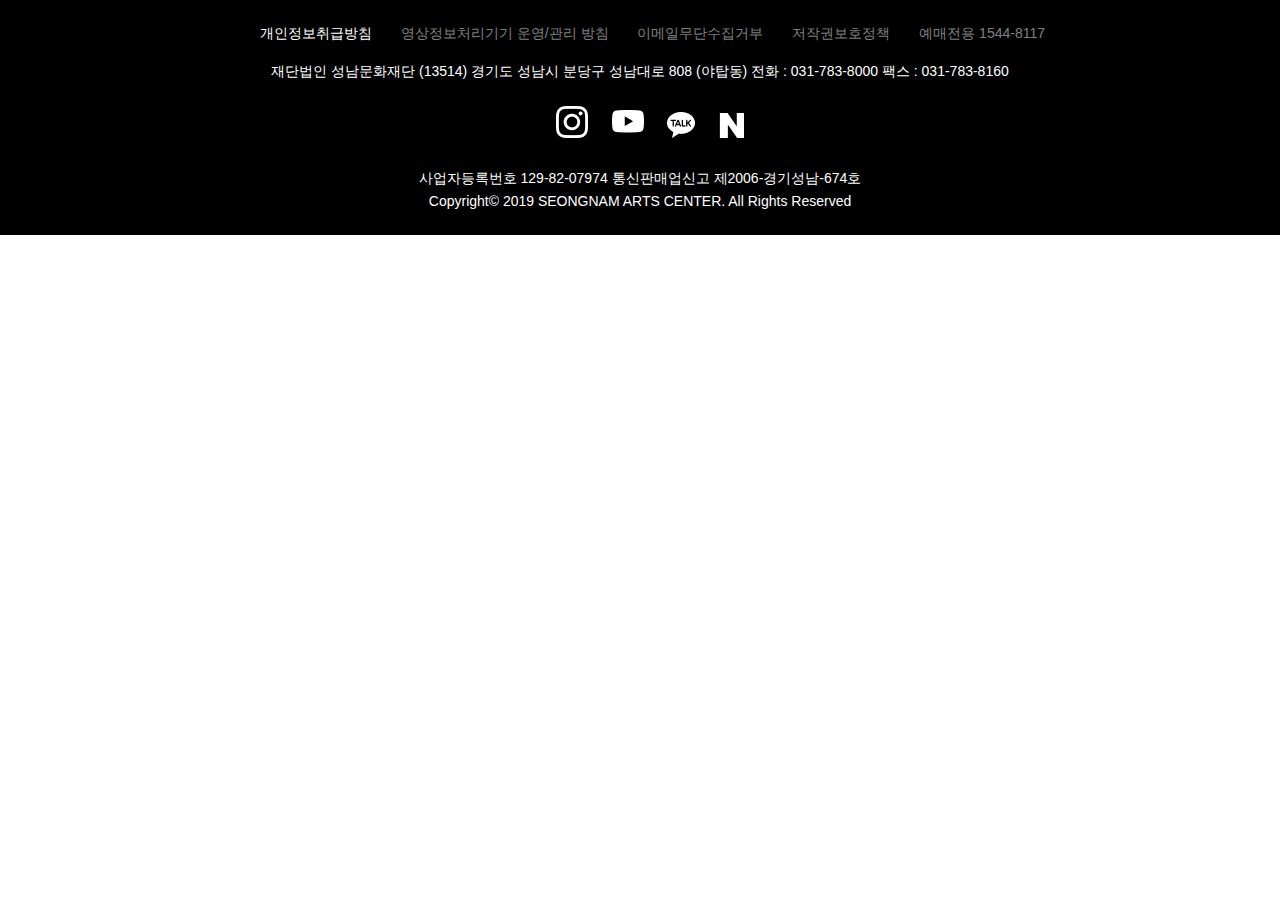
<file: index.html>
<!DOCTYPE html>
<html lang="en">
<head>
  <meta charset="UTF-8">
  <meta http-equiv="X-UA-Compatible" content="IE=edge">
  <meta name="viewport" content="width=device-width, initial-scale=1.0">
  <title>FOOTER</title>
  <link href="https://fonts.googleapis.com/css2?family=Noto+Sans+KR:wght@400;700&display=swap" rel="stylesheet">
  <!-- mobile.css: 767px까지(모바일) -->
  <link 
    rel="stylesheet" 
    href="css/footer_mobile.css" 
    media="screen and (max-width: 767px)"
  >
  <!-- pc.css: 768px 부터(큰화면) - Breakpoint(중단점) -->
  <link 
    rel="stylesheet" 
    href="css/footer_pc.css"
    media="screen and (min-width: 768px)"
  >
  <!--<link rel="stylesheet" href="css/tesst.css">-->
  <script src="https://ajax.googleapis.com/ajax/libs/jquery/3.6.0/jquery.min.js"></script>
  <script src="js/footer.js"></script>
  </head>
<body>
  <footer>
    <div class="logo">
      <a href="./"><img src="images/footer_logo.png" alt="성남아트센터"></a>
    </div>
    <div class="secret">
      <a href="./"><span>개인정보취급방침</span></a>
      <a href="./"><span class="ccc">영상정보처리기기 운영&#47;관리 방침
      </span></a>
      <a href="./"><span class="ccc">이메일무단수집거부</span></a>
      <a href="./"><span class="ccc">저작권보호정책</span></a>
      <span class="ccc">예매전용 1544-8117</span>
    </div>
    <div class="address">
      <p>재단법인 성남문화재단 (13514) 경기도 성남시 분당구 성남대로 808 (야탑동) 전화 : 031-783-8000 팩스 : 031-783-8160</p>
    </div>
    <div id="line"></div>
    <div class="sns">
      <div class="sns-pro">
        <a href="https://www.instagram.com/seongnam_artscenter/" target="_blank" rel="noopener noreferrer nofollow"><img src="images/instagram.png" alt="instagram" id="insta"></a>
        <a href="https://www.youtube.com/user/snartscenter" target="_blank" rel="noopener noreferrer nofollow"><img src="images/youtube.png" alt="youtube" id="youtube"></a>
        <a id="kakao" href="https://pf.kakao.com/_rdAfxl" target="_blank" rel="noopener noreferrer nofollow"><img src="images/kakao.png" alt="kakaotalk" id="kakaotalk"></a>
        <a href="https://blog.naver.com/snartc" target="_blank" rel="noopener noreferrer nofollow"><img src="images/navrer.png" alt="naver" id="naver"></a>
      </div>
    </div>
    <div class="copyright">
      <p>사업자등록번호 129-82-07974 통신판매업신고 제2006-경기성남-674호</p>
      <p>Copyright© 2019 SEONGNAM ARTS CENTER. All Rights Reserved</p>
    </div>
  </footer>
</body>
</html>
</file>
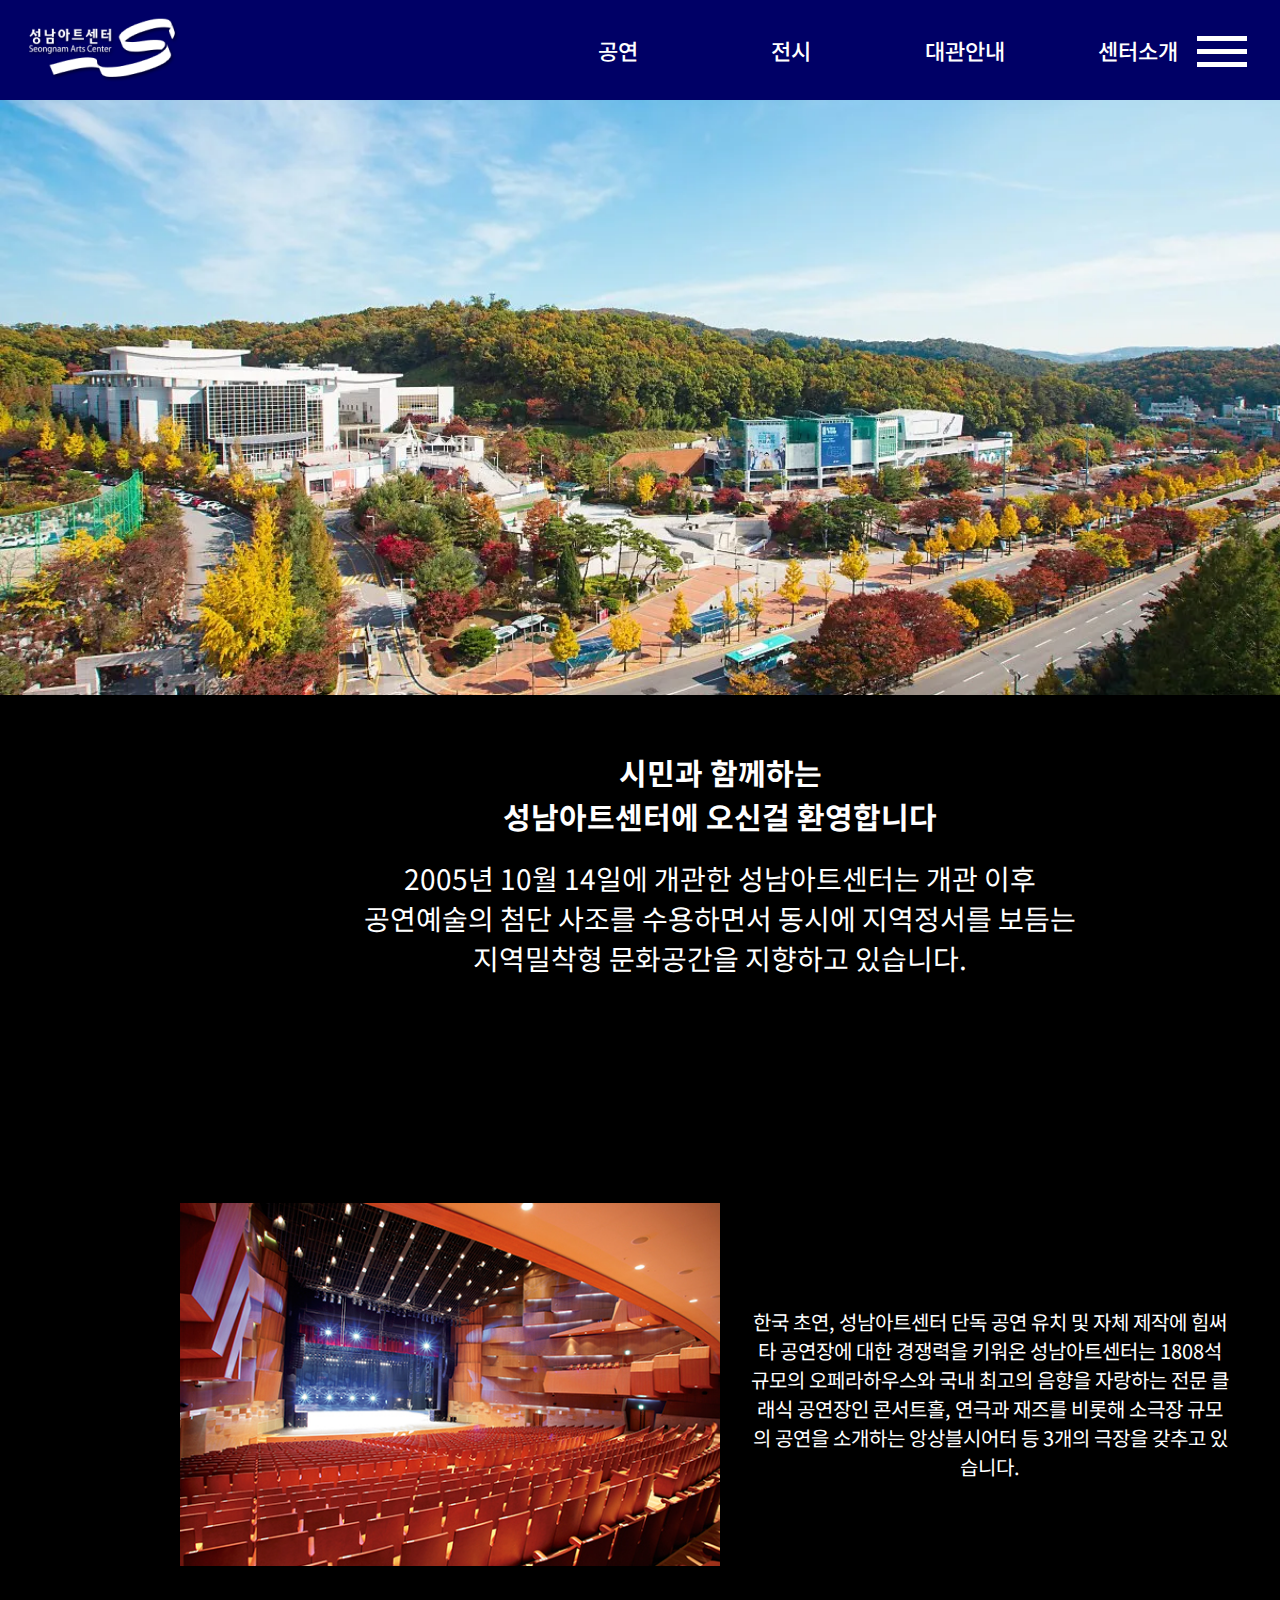
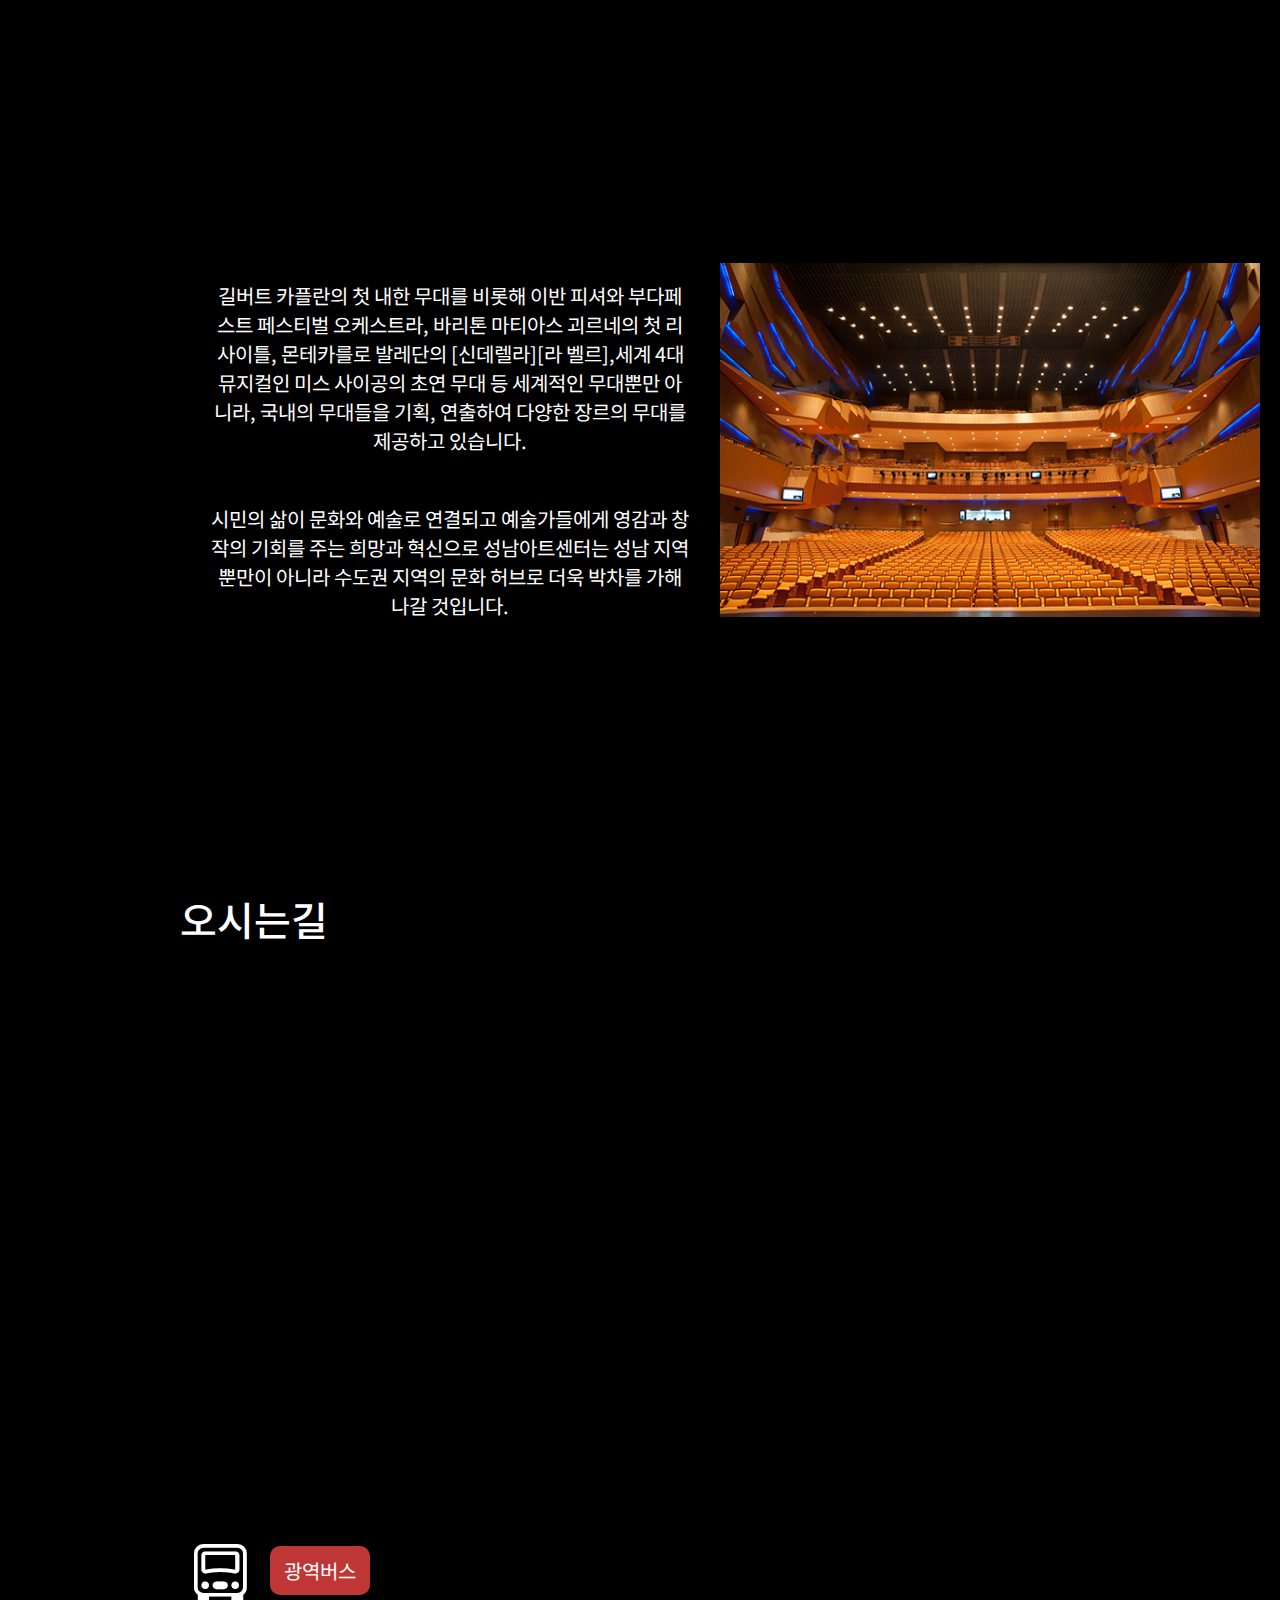
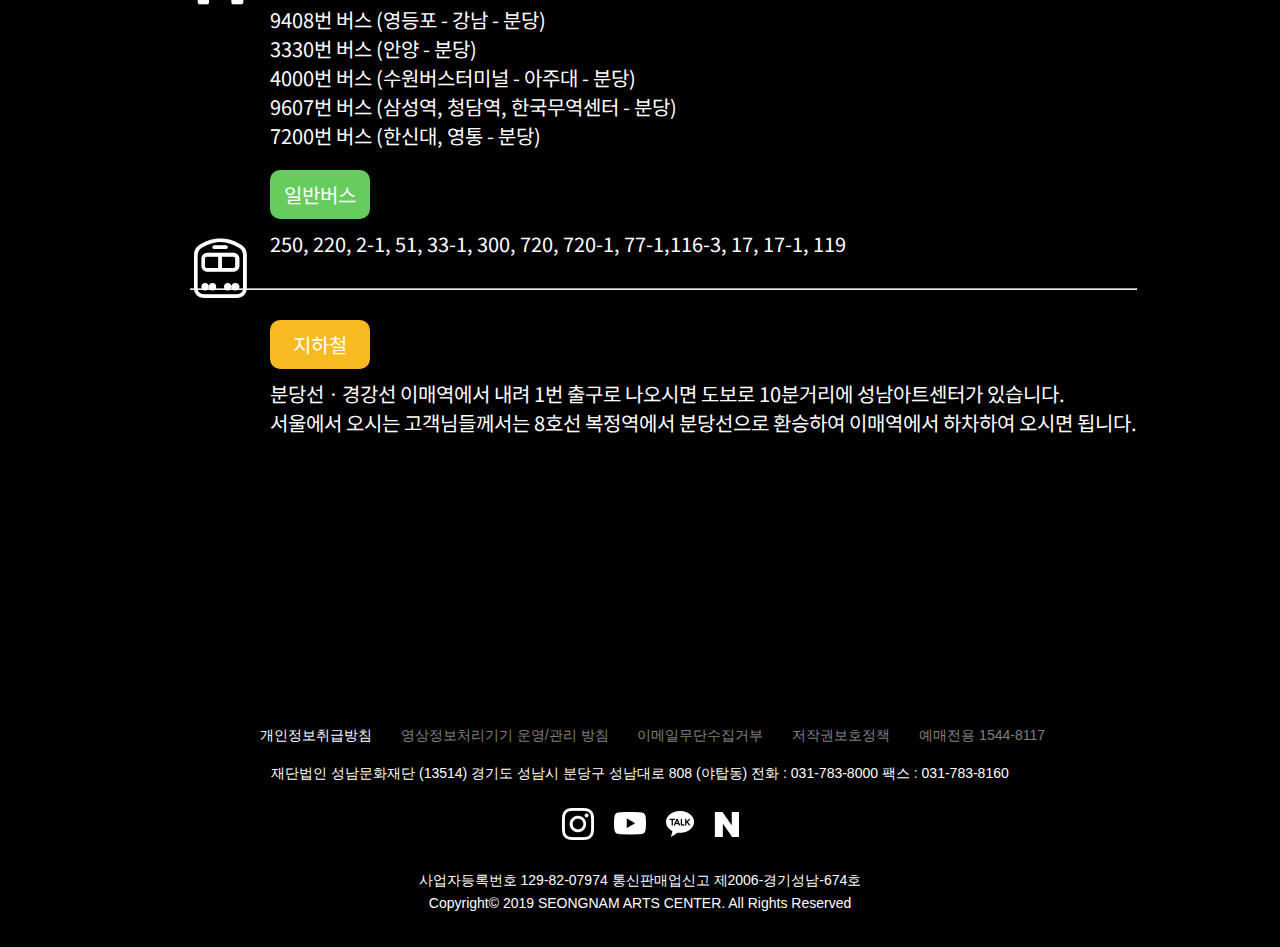
<file: company.html>
<!DOCTYPE html>
<html lang="en">
<head>
    <meta charset="UTF-8">
    <meta http-equiv="X-UA-Compatible" content="IE=edge">
    <meta name="viewport" content="width=device-width, initial-scale=1.0">
    <title>성남아트센터 센터소개</title>
    <link rel="stylesheet" href="css/style.css">
    <link rel="stylesheet" href="css/company.css">
    <!-- font -->
    <link href="https://fonts.googleapis.com/css2?family=Noto+Sans+KR:wght@400;700&family=Noto+Serif:wght@400;700&display=swap" rel="stylesheet">
    
    <script src="https://ajax.googleapis.com/ajax/libs/jquery/3.6.0/jquery.min.js"></script>
    <script src="js/app.js"></script>
</head>
<body>
  <!-- 헤더 파트 -->
  <header id="header">
    <div class="container">
        <div class="logo">
            <a href="index.html">
                <img src="images/logo.png" alt="LOGO">
            </a>
        </div>
        <nav id="header-gnb">
            <ul class="gnb">
                <li><a href="product-01a1-show.html">공연</a>
                    <ul class="sub">
                        <li><a href="product-01b-show.html">추천공연</a></li>
                        <li><a href="product-01c-show.html">월간공연</a></li>
                        <li><a href="product-01d-show.html">연간공연</a></li>
                    </ul>
                </li>
                <li><a href="product-02a1-exhibition.html">전시</a>
                    <ul class="sub">
                        <li><a href="product-02b-exhibition.html">추천전시</a></li>
                        <li><a href="product-02c-exhibition.html">월간전시</a></li>
                        <li><a href="product-02d-exhibition.html">연간전시</a></li>
                    </ul>
                </li>
                <li><a href="rental.html">대관안내</a>

                </li>
                <li><a href="company.html">센터소개</a>

                </li>
            </ul>
        </nav>
        <div id="toggle-menu-btn">
            <div class="hamburger">
                <span class="line"></span>
                <span class="line"></span>
                <span class="line"></span>
            </div>
        </div>


    </div>
</header>

<div id="toggle-menu">
    <div class="login-section">
        <form class="hidden profile" id="greeting">
            <img class="profile-img" src="images/profile.png" alt="프로필">
            <p id="name"></p>
            <button id="logout">로그아웃</button>
            <a href="./">
                <div class="academy">아카데미 수강확인</div>
            </a>
            <a href="./">
                <div class="cancel">예매확인 및 취소</div>
            </a>
            <a href="./">
                <div class="check">출석부</div>
            </a>
        </form>
        <form class="hidden" id="login-form">
            <div class="login-box">
                <input id="id" required type="text" placeholder="아이디">
                <input id="pw" required type="text" placeholder="비밀번호">
                <button id="login-btn">
                    <img src="images/login-btn.png" alt="login-btn">
                </button>
            </div>
            <div class="login-info">

                <label for="idsave"><input type="checkbox" id="idsave"> 아이디 저장하기</label>
                <div class="signup">
                    <span><a href="./">회원가입</a></span>
                    <span>|</span>
                    <span><a href="./">ID / PW 찾기</a></span>
                </div>
            </div>
            <div class="login-sns">
                <button><img src="images/naver.png" alt="naver"></button>
                <button><img src="images/kakaotalk.png" alt="kakaotalk"></button>
                <button><img src="images/facebook.png" alt="facebook"></button>
            </div>
        </form>
    </div>

    <ul id="toggle-gnb">
        <li><a href="product-01a1-show.html">공연</a>
            <button class="gnb-plus"><img src="images/gnb-plus.png" alt="gnb-plus"></button>
            <ul class="sub">
                <li><a href="product-01b-show.html">추천공연</a></li>
                <li><a href="product-01c-show.html">월간공연</a></li>
                <li><a href="product-01d-show.html">연간공연</a></li>
            </ul>
        </li>
        <li><a href="product-02a1-exhibition.html">전시</a>
            <button class="gnb-plus"><img src="images/gnb-plus.png" alt="gnb-plus"></button>
            <ul class="sub">
                <li><a href="product-02b-exhibition.html">추천전시</a></li>
                <li><a href="product-02c-exhibition.html">월간전시</a></li>
                <li><a href="product-02d-exhibition.html">연간전시</a></li>
            </ul>
        </li>
        <li><a href="rental.html">대관안내</a>

        </li>
        <li><a href="company.html">센터소개</a>

        </li>
        <li><a href="./">고객센터</a>
            <button class="gnb-plus"><img src="images/gnb-plus.png" alt="gnb-plus"></button>
            <ul class="sub">
                <li><a href="./">예매안내</a></li>
                <li><a href="./">공지사항</a></li>
                <li><a href="./">자주 묻는 질문</a></li>
                <li><a href="./">고객의 소리</a></li>
            </ul>
        </li>
    </ul>

    <div class="welcome">
        <h1>성남아트센터</h1>
        <h2>What's ON</h2>
    </div>

</div>
 

    
    <div id="content">
        <div class="content_in">
                <img src="images/소개페이지-main.webp" alt="성남아트센터전경">

            <div class="top-text container">
                <h4>
                    시민과 함께하는<br>
                    성남아트센터에 오신걸 환영합니다
                </h4>
                <p>
                    2005년 10월 14일에 개관한 성남아트센터는 개관 이후 <br>공연예술의 첨단 사조를 수용하면서 동시에 지역정서를 보듬는 <br>지역밀착형 문화공간을 지향하고 있습니다.
                </p>
            </div>
        </div> <!--content_in-->
        <section id="company-section1">
            <div class="container">
                <div class="com-col">
                    <img src="images/오페라하우스01.jpg" alt="아트센터오페라홀내부">
                </div>
        
                <div class="com-col">
                  <div class="com-info">
                    <p>한국 초연, 성남아트센터 단독 공연 유치 및 자체 제작에 힘써 타 공연장에 대한 경쟁력을 키워온 성남아트센터는 1808석 규모의 오페라하우스와 국내 최고의 음향을 자랑하는 전문 클래식 공연장인 콘서트홀, 연극과 재즈를 비롯해 소극장 규모의 공연을 소개하는 앙상블시어터 등 3개의 극장을 갖추고 있습니다.</p>
                  </div>
                </div>
            </div><!--container-->
        </section><!--company-section1--> 
        <section id="company-section1">
            <div class="container">

                <div class="com-col">
                  <div class="com-info">
                    <p> 길버트 카플란의 첫 내한 무대를 비롯해 이반 피셔와 부다페스트 페스티벌 오케스트라, 바리톤 마티아스 괴르네의 첫 리사이틀, 몬테카를로 발레단의 [신데렐라][라 벨르],세계 4대 뮤지컬인 미스 사이공의 초연 무대 등 세계적인 무대뿐만 아니라, 국내의 무대들을 기획, 연출하여 다양한 장르의 무대를 제공하고 있습니다.</p>
                    <p><br> 시민의 삶이 문화와 예술로 연결되고 예술가들에게 영감과 창작의 기회를 주는 희망과 혁신으로
                      성남아트센터는 성남 지역뿐만이 아니라 수도권 지역의 문화 허브로 더욱 박차를 가해나갈 것입니다.</p>
                  </div>
                </div>
                <div class="com-col col-img">
                  <img src="images/오페라하우스02.jpg" alt="아트센터오페라홀내부">
              </div>
            </div><!--container-->
        </section><!--company-section1--> 
        <section id="company-section2">
            <div class="container">
                <div class="com-col">
                    <h4>오시는길</h4>
                    <iframe class="map"
                        src="https://www.google.com/maps/embed?pb=!1m14!1m8!1m3!1d12677.772877725169!2d127.1314306!3d37.4029976!3m2!1i1024!2i768!4f13.1!3m3!1m2!1s0x0%3A0x9be52d6c363356f!2z7ISx64Ko7JWE7Yq47IS87YSw!5e0!3m2!1sko!2skr!4v1660004515672!5m2!1sko!2skr"
                        style="border:0;" 
                        allowfullscreen="" 
                        loading="lazy" 
                        referrerpolicy="no-referrer-when-downgrade">
                    </iframe>
                </div>
    
              </div> <!--container-->
                <div class="container">
                  <div class="com-col bus-subway">
                    <div class="bus-subway_in">
                        <i class="bi bi-truck-front"></i>
                        <h6 class="bus-btn">광역버스</h6>
                        <p class="bus-line">
                            9408번 버스 (영등포 - 강남 - 분당)<br>
                            3330번 버스 (안양 - 분당)<br>
                            4000번 버스 (수원버스터미널 - 아주대 - 분당)<br>
                            9607번 버스 (삼성역, 청담역, 한국무역센터 - 분당)<br>
                            7200번 버스 (한신대, 영통 - 분당)
                        </p>
                        <h6 class="bus-btn2">일반버스</h6>
                        <p class="bus-line">
                            250, 220, 2-1, 51, 33-1, 300, 720, 720-1, 77-1,116-3, 17, 17-1, 119
                        </p>
                        <hr>
                        <i class="bi bi-train-front"></i>
                        <h6 class="subway-btn">지하철</h6>
                        <p class="subway-line">
                            분당선ㆍ경강선 이매역에서 내려 1번 출구로 나오시면 도보로 10분거리에 성남아트센터가 있습니다.
                            <br>서울에서 오시는 고객님들께서는 8호선 복정역에서 분당선으로 환승하여 이매역에서 하차하여 오시면 됩니다.</p>
                    </div>
                </div>
            </div>
        </section><!--company-section2--> 

          
    </div> <!--content-->
    
    <footer>
        <div class="logo">
          <a href="./"><img src="images/footer_logo.png" alt="성남아트센터"></a>
        </div>
        <div class="secret">
          <a href="./"><span>개인정보취급방침</span></a>
          <a href="./"><span class="ccc">영상정보처리기기 운영&#47;관리 방침
          </span></a>
          <a href="./"><span class="ccc">이메일무단수집거부</span></a>
          <a href="./"><span class="ccc">저작권보호정책</span></a>
          <span class="ccc">예매전용 1544-8117</span>
        </div>
        <div class="address">
          <p>재단법인 성남문화재단 (13514) 경기도 성남시 분당구 성남대로 808 (야탑동) 전화 : 031-783-8000 팩스 : 031-783-8160</p>
        </div>
        <div id="line"></div>
        <div class="sns">
          <div class="sns-pro">
            <a href="https://www.instagram.com/seongnam_artscenter/" target="_blank" rel="noopener noreferrer nofollow"><img src="images/instagram.png" alt="instagram" id="insta"></a>
            <a href="https://www.youtube.com/user/snartscenter" target="_blank" rel="noopener noreferrer nofollow"><img src="images/youtube.png" alt="youtube" id="youtube"></a>
            <a id="kakao" href="https://pf.kakao.com/_rdAfxl" target="_blank" rel="noopener noreferrer nofollow"><img src="images/kakao.png" alt="kakaotalk" id="kakaotalk"></a>
            <a href="https://blog.naver.com/snartc" target="_blank" rel="noopener noreferrer nofollow"><img src="images/navrer.png" alt="naver" id="naver"></a>
          </div>
        </div>
        <div class="copyright">
          <p>사업자등록번호 129-82-07974 통신판매업신고 제2006-경기성남-674호</p>
          <p>Copyright© 2019 SEONGNAM ARTS CENTER. All Rights Reserved</p>
        </div>
      </footer>
<!-- 로그인, 로그아웃 -->
<!-- <script src="js/greeting.js"></script> -->
</body>
</html>
</file>
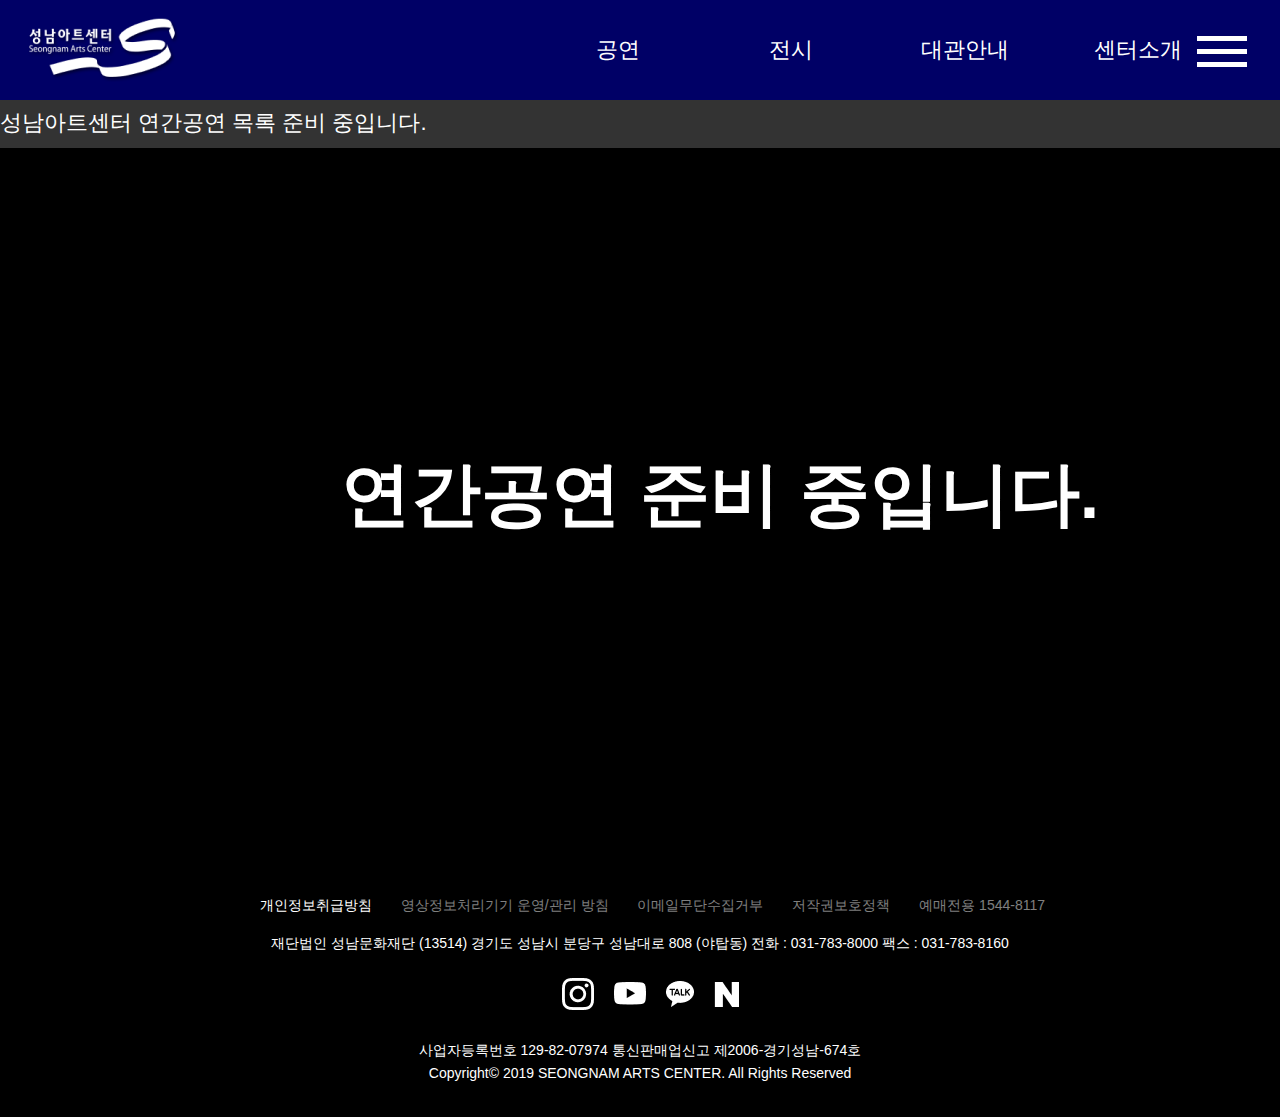
<file: product-01d-show.html>
<!DOCTYPE html>
<html lang="en">

<head>
    <meta charset="UTF-8">
    <meta http-equiv="X-UA-Compatible" content="IE=edge">
    <meta name="viewport" content="width=device-width, initial-scale=1.0">
    <title>성남아트센터 &#60; 연간공연 &#62;</title>
    <link rel="stylesheet" href="css/style.css">
    <!-- 목록 페이지 전용 style -->
    <link rel="stylesheet" href="/css/product-01-show.css">

    <!-- 제이쿼리 -->
    <script src="https://ajax.googleapis.com/ajax/libs/jquery/3.6.0/jquery.min.js"></script>
    <!-- app -->
    <script src="/js/app.js"></script>

</head>

<body id="product-01a-show">
  <!-- 헤더 파트 -->
  <header id="header">
    <div class="container">
      <div class="logo">
        <a href="index.html">
          <img src="images/logo.png" alt="LOGO">
        </a>
      </div>
      <nav id="header-gnb">
        <ul class="gnb">
          <li><a href="product-01a1-show.html">공연</a>
            <ul class="sub">
              <li><a href="product-01b-show.html">추천공연</a></li>
              <li><a href="product-01c-show.html">월간공연</a></li>
              <li><a href="product-01d-show.html">연간공연</a></li>
            </ul>
          </li>
          <li><a href="product-02a1-exhibition.html">전시</a>
            <ul class="sub">
              <li><a href="product-02b-exhibition.html">추천전시</a></li>
              <li><a href="product-02c-exhibition.html">월간전시</a></li>
              <li><a href="product-02d-exhibition.html">연간전시</a></li>
            </ul>
          </li>
          <li><a href="rental.html">대관안내</a>

          </li>
          <li><a href="company.html">센터소개</a>

          </li>
        </ul>
      </nav>
      <div id="toggle-menu-btn">
        <div class="hamburger">
          <span class="line"></span>
          <span class="line"></span>
          <span class="line"></span>
        </div>
      </div>


    </div>
  </header>

  <div id="toggle-menu">
    <div class="login-section">
      <form class="hidden profile" id="greeting">
        <img class="profile-img" src="images/profile.png" alt="프로필">
        <p id="name"></p>
        <button id="logout">로그아웃</button>
        <a href="./">
          <div class="academy">아카데미 수강확인</div>
        </a>
        <a href="./">
          <div class="cancel">예매확인 및 취소</div>
        </a>
        <a href="./">
          <div class="check">출석부</div>
        </a>
      </form>
      <form class="hidden" id="login-form">
        <div class="login-box">
          <input id="id" required type="text" placeholder="아이디">
          <input id="pw" required type="text" placeholder="비밀번호">
          <button id="login-btn">
            <img src="images/login-btn.png" alt="login-btn">
          </button>
        </div>
        <div class="login-info">

          <label for="idsave"><input type="checkbox" id="idsave"> 아이디 저장하기</label>
          <div class="signup">
            <span><a href="./">회원가입</a></span>
            <span>|</span>
            <span><a href="./">ID / PW 찾기</a></span>
          </div>
        </div>
        <div class="login-sns">
          <button><img src="images/naver.png" alt="naver"></button>
          <button><img src="images/kakaotalk.png" alt="kakaotalk"></button>
          <button><img src="images/facebook.png" alt="facebook"></button>
        </div>
      </form>
    </div>

    <ul id="toggle-gnb">
      <li><a href="product-01a1-show.html">공연</a>
        <button class="gnb-plus"><img src="images/gnb-plus.png" alt="gnb-plus"></button>
        <ul class="sub">
          <li><a href="product-01b-show.html">추천공연</a></li>
          <li><a href="product-01c-show.html">월간공연</a></li>
          <li><a href="product-01d-show.html">연간공연</a></li>
        </ul>
      </li>
      <li><a href="product-02a1-exhibition.html">전시</a>
        <button class="gnb-plus"><img src="images/gnb-plus.png" alt="gnb-plus"></button>
        <ul class="sub">
          <li><a href="product-02b-exhibition.html">추천전시</a></li>
          <li><a href="product-02c-exhibition.html">월간전시</a></li>
          <li><a href="product-02d-exhibition.html">연간전시</a></li>
        </ul>
      </li>
      <li><a href="rental.html">대관안내</a>

      </li>
      <li><a href="company.html">센터소개</a>

      </li>
      <li><a href="./">고객센터</a>
        <button class="gnb-plus"><img src="images/gnb-plus.png" alt="gnb-plus"></button>
        <ul class="sub">
          <li><a href="./">예매안내</a></li>
          <li><a href="./">공지사항</a></li>
          <li><a href="./">자주 묻는 질문</a></li>
          <li><a href="./">고객의 소리</a></li>
        </ul>
      </li>
    </ul>


  </div>


    <!-- 텍스트 파트 -->
    <section class="noticeT">

        <p class="PCOnly">성남아트센터 연간공연 목록 준비 중입니다.</p>
        <p class="mobileT">성남아트센터 연간공연 목록 준비 중입니다.</p>

    </section>

    <!-- 모바일 전용 공연 / 전시 버튼 -->
    <div class="MBtn">
        <a href="#">공연</a>
        <a href="#">전시</a>
    </div>

    <!-- 목록 파트 -->

    <div class="h1h1h1">
        <h1 class="h1h1">연간공연 준비 중입니다.</h1>
    </div>






    <footer>

        <div class="logo">
            <a href="./"><img src="images/footer_logo.png" alt="성남아트센터"></a>
        </div>

        <div class="secret">
            <a href="./"><span>개인정보취급방침</span></a>
            <a href="./"><span class="ccc">영상정보처리기기 운영&#47;관리 방침
                </span></a>
            <a href="./"><span class="ccc">이메일무단수집거부</span></a>
            <a href="./"><span class="ccc">저작권보호정책</span></a>
            <span class="ccc">예매전용 1544-8117</span>
        </div>

        <div class="address">
            <p>재단법인 성남문화재단 (13514) 경기도 성남시 분당구 성남대로 808 (야탑동) 전화 : 031-783-8000 팩스 : 031-783-8160</p>
        </div>

        <div id="line"></div>

        <div class="sns">
            <div class="sns-pro">
                <a href="https://www.instagram.com/seongnam_artscenter/" target="_blank"
                    rel="noopener noreferrer nofollow"><img src="images/instagram.png" alt="instagram" id="insta"></a>
                <a href="https://www.youtube.com/user/snartscenter" target="_blank"
                    rel="noopener noreferrer nofollow"><img src="images/youtube.png" alt="youtube" id="youtube"></a>
                <a id="kakao" href="https://pf.kakao.com/_rdAfxl" target="_blank"
                    rel="noopener noreferrer nofollow"><img src="images/kakao.png" alt="kakaotalk" id="kakaotalk"></a>
                <a href="https://blog.naver.com/snartc" target="_blank" rel="noopener noreferrer nofollow"><img
                        src="images/navrer.png" alt="naver" id="naver"></a>
            </div>
        </div>

        <div class="copyright">
            <p>사업자등록번호 129-82-07974 통신판매업신고 제2006-경기성남-674호</p>
            <p>Copyright© 2019 SEONGNAM ARTS CENTER. All Rights Reserved</p>
        </div>

    </footer>

</body>

</html>
</file>
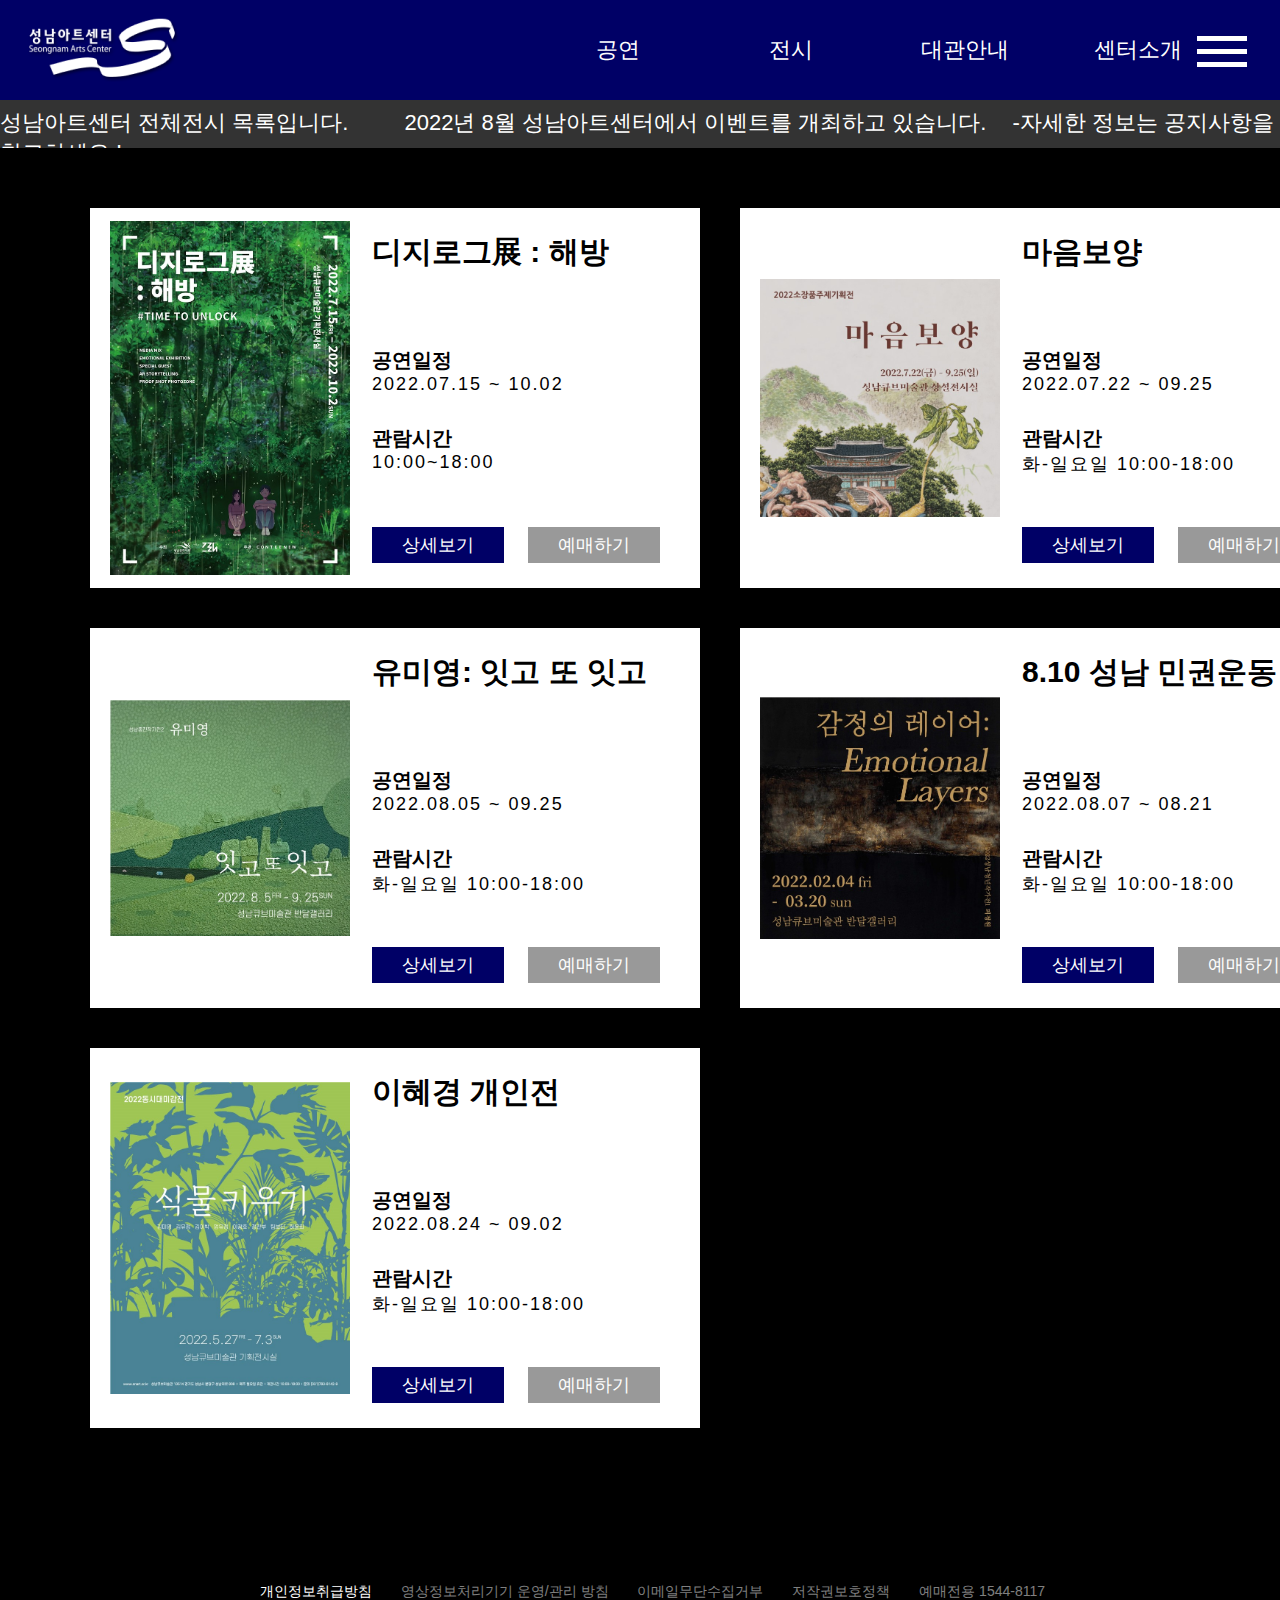
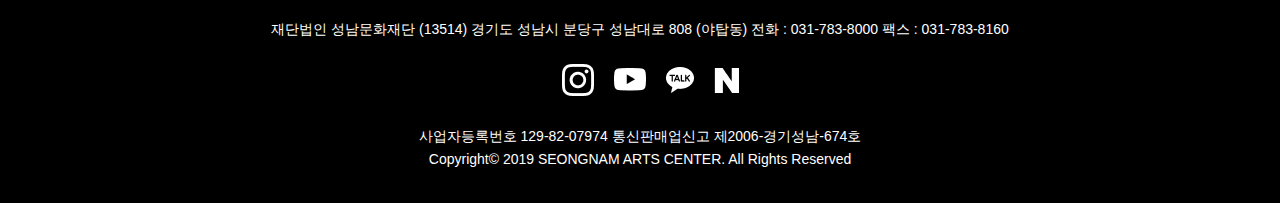
<file: product-02a1-exhibition.html>
<!DOCTYPE html>
<html lang="en">

<head>
  <meta charset="UTF-8">
  <meta http-equiv="X-UA-Compatible" content="IE=edge">
  <meta name="viewport" content="width=device-width, initial-scale=1.0">
  <title>성남아트센터 &#60; 전체 전시 -목록 1- &#62;</title>
<link rel="stylesheet" href="css/style.css">
  <!-- 목록 페이지 전용 style -->
  <link rel="stylesheet" href="./css/product-01-show.css">

  <!-- 제이쿼리 -->
  <script src="https://ajax.googleapis.com/ajax/libs/jquery/3.6.0/jquery.min.js"></script>
  <!-- app -->
  <script src="./js/app.js"></script>

</head>

<body id="product-01a-show">

  <!-- 헤더 파트 -->
  <header id="header">
    <div class="container">
      <div class="logo">
        <a href="index.html">
          <img src="images/logo.png" alt="LOGO">
        </a>
      </div>
      <nav id="header-gnb">
        <ul class="gnb">
          <li><a href="product-01a1-show.html">공연</a>
            <ul class="sub">
              <li><a href="product-01b-show.html">추천공연</a></li>
              <li><a href="product-01c-show.html">월간공연</a></li>
              <li><a href="product-01d-show.html">연간공연</a></li>
            </ul>
          </li>
          <li><a href="product-02a1-exhibition.html">전시</a>
            <ul class="sub">
              <li><a href="product-02b-exhibition.html">추천전시</a></li>
              <li><a href="product-02c-exhibition.html">월간전시</a></li>
              <li><a href="product-02d-exhibition.html">연간전시</a></li>
            </ul>
          </li>
          <li><a href="rental.html">대관안내</a>

          </li>
          <li><a href="company.html">센터소개</a>

          </li>
        </ul>
      </nav>
      <div id="toggle-menu-btn">
        <div class="hamburger">
          <span class="line"></span>
          <span class="line"></span>
          <span class="line"></span>
        </div>
      </div>


    </div>
  </header>

  <div id="toggle-menu">
    <div class="login-section">
      <form class="hidden profile" id="greeting">
        <img class="profile-img" src="images/profile.png" alt="프로필">
        <p id="name"></p>
        <button id="logout">로그아웃</button>
        <a href="./">
          <div class="academy">아카데미 수강확인</div>
        </a>
        <a href="./">
          <div class="cancel">예매확인 및 취소</div>
        </a>
        <a href="./">
          <div class="check">출석부</div>
        </a>
      </form>
      <form class="hidden" id="login-form">
        <div class="login-box">
          <input id="id" required type="text" placeholder="아이디">
          <input id="pw" required type="text" placeholder="비밀번호">
          <button id="login-btn">
            <img src="images/login-btn.png" alt="login-btn">
          </button>
        </div>
        <div class="login-info">

          <label for="idsave"><input type="checkbox" id="idsave"> 아이디 저장하기</label>
          <div class="signup">
            <span><a href="./">회원가입</a></span>
            <span>|</span>
            <span><a href="./">ID / PW 찾기</a></span>
          </div>
        </div>
        <div class="login-sns">
          <button><img src="images/naver.png" alt="naver"></button>
          <button><img src="images/kakaotalk.png" alt="kakaotalk"></button>
          <button><img src="images/facebook.png" alt="facebook"></button>
        </div>
      </form>
    </div>

    <ul id="toggle-gnb">
      <li><a href="product-01a1-show.html">공연</a>
        <button class="gnb-plus"><img src="images/gnb-plus.png" alt="gnb-plus"></button>
        <ul class="sub">
          <li><a href="product-01b-show.html">추천공연</a></li>
          <li><a href="product-01c-show.html">월간공연</a></li>
          <li><a href="product-01d-show.html">연간공연</a></li>
        </ul>
      </li>
      <li><a href="product-02a1-exhibition.html">전시</a>
        <button class="gnb-plus"><img src="images/gnb-plus.png" alt="gnb-plus"></button>
        <ul class="sub">
          <li><a href="product-02b-exhibition.html">추천전시</a></li>
          <li><a href="product-02c-exhibition.html">월간전시</a></li>
          <li><a href="product-02d-exhibition.html">연간전시</a></li>
        </ul>
      </li>
      <li><a href="rental.html">대관안내</a>

      </li>
      <li><a href="company.html">센터소개</a>

      </li>
      <li><a href="./">고객센터</a>
        <button class="gnb-plus"><img src="images/gnb-plus.png" alt="gnb-plus"></button>
        <ul class="sub">
          <li><a href="./">예매안내</a></li>
          <li><a href="./">공지사항</a></li>
          <li><a href="./">자주 묻는 질문</a></li>
          <li><a href="./">고객의 소리</a></li>
        </ul>
      </li>
    </ul>


  </div>

  <!-- 텍스트 파트 -->
  <section class="noticeT">

    <p class="PCOnly"><span class="ps0">성남아트센터 전체전시 목록입니다.</span> <span class="ps1">2022년 8월 성남아트센터에서 이벤트를 개최하고
        있습니다.</span> -자세한 정보는 공지사항을 참고하세요 !-</p>
    <p class="mobileT">성남아트센터 전체전시 목록입니다.</p>

  </section>

  <!-- 모바일 전용 공연 / 전시 버튼 -->
  <div class="MBtn">
    <a href="product-01a1-show.html">공연</a>
    <a href="product-02a1-exhibition.html">전시</a>
  </div>

  <!-- 목록 파트 -->
  <section id="product-list">
    <div class="container">

      <article id="row">
        <div class="col">

          <img class="rowImages" src="images/전시01.jpg" alt="pd01a1">

          <div class="tandb">

            <h2 class="rowTitle">디지로그展 : 해방</h2>

            <div class="sub1">
              <p class="rowSubtitle">공연일정</p>
              <p class="mintext">2022.07.15 ~ 10.02</p>
            </div>

            <div class="sub2">
              <p class="rowSubtitle">관람시간</p>
              <p class="mintext">10:00~18:00</p>
            </div>

            <div class="rowBtn">
              <a href="./detail/pdetail-13.html">상세보기</a>
              <a href="#">예매하기</a>
            </div>

          </div>

        </div>
      </article>

      <article id="row">
        <div class="col">

          <img class="rowImages" src="images/전시02.jpg" alt="pd01a1">

          <div class="tandb">

            <h2 class="rowTitle">마음보양</h2>

            <div class="sub1">
              <p class="rowSubtitle">공연일정</p>
              <p class="mintext">2022.07.22 ~ 09.25</p>
            </div>

            <div class="sub2">
              <p class="rowSubtitle">관람시간</p>
              <p class="mintext">화-일요일 10:00-18:00</p>
            </div>

            <div class="rowBtn">
              <a href="./detail/pdetail-14.html">상세보기</a>
              <a href="#">예매하기</a>
            </div>

          </div>

        </div>
      </article>

      <article id="row">
        <div class="col">

          <img class="rowImages" src="images/전시03.jpg" alt="pd01a1">

          <div class="tandb">

            <h2 class="rowTitle">유미영: 잇고 또 잇고</h2>

            <div class="sub1">
              <p class="rowSubtitle">공연일정</p>
              <p class="mintext">2022.08.05 ~ 09.25</p>
            </div>

            <div class="sub2">
              <p class="rowSubtitle">관람시간</p>
              <p class="mintext">화-일요일 10:00-18:00</p>
            </div>

            <div class="rowBtn">
              <a href="./detail/pdetail-15.html">상세보기</a>
              <a href="#">예매하기</a>
            </div>

          </div>

        </div>
      </article>

      <article id="row">
        <div class="col">

          <img class="rowImages" src="images/전시04.jpg" alt="pd01a1">

          <div class="tandb">

            <h2 class="rowTitle">8.10 성남 민권운동</h2>

            <div class="sub1">
              <p class="rowSubtitle">공연일정</p>
              <p class="mintext">2022.08.07 ~ 08.21</p>
            </div>

            <div class="sub2">
              <p class="rowSubtitle">관람시간</p>
              <p class="mintext">화-일요일 10:00-18:00</p>
            </div>

            <div class="rowBtn">
              <a href="./detail/pdetail-16.html">상세보기</a>
              <a href="#">예매하기</a>
            </div>

          </div>

        </div>
      </article>

      <article id="row">
        <div class="col">

          <img class="rowImages" src="images/전시05.jpg" alt="pd01a1">

          <div class="tandb">

            <h2 class="rowTitle">이혜경 개인전</h2>

            <div class="sub1">
              <p class="rowSubtitle">공연일정</p>
              <p class="mintext">2022.08.24 ~ 09.02</p>
            </div>

            <div class="sub2">
              <p class="rowSubtitle">관람시간</p>
              <p class="mintext">화-일요일 10:00-18:00</p>
            </div>

            <div class="rowBtn">
              <a href="./detail/pdetail-17.html">상세보기</a>
              <a href="#">예매하기</a>
            </div>

          </div>

        </div>
      </article>

    </div>
  </section>


  <footer>

    <div class="logo">
      <a href="./"><img src="images/footer_logo.png" alt="성남아트센터"></a>
    </div>

    <div class="secret">
      <a href="./"><span>개인정보취급방침</span></a>
      <a href="./"><span class="ccc">영상정보처리기기 운영&#47;관리 방침
        </span></a>
      <a href="./"><span class="ccc">이메일무단수집거부</span></a>
      <a href="./"><span class="ccc">저작권보호정책</span></a>
      <span class="ccc">예매전용 1544-8117</span>
    </div>

    <div class="address">
      <p>재단법인 성남문화재단 (13514) 경기도 성남시 분당구 성남대로 808 (야탑동) 전화 : 031-783-8000 팩스 : 031-783-8160</p>
    </div>

    <div id="line"></div>

    <div class="sns">
      <div class="sns-pro">
        <a href="https://www.instagram.com/seongnam_artscenter/" target="_blank" rel="noopener noreferrer nofollow"><img
            src="images/instagram.png" alt="instagram" id="insta"></a>
        <a href="https://www.youtube.com/user/snartscenter" target="_blank" rel="noopener noreferrer nofollow"><img
            src="images/youtube.png" alt="youtube" id="youtube"></a>
        <a id="kakao" href="https://pf.kakao.com/_rdAfxl" target="_blank" rel="noopener noreferrer nofollow"><img
            src="images/kakao.png" alt="kakaotalk" id="kakaotalk"></a>
        <a href="https://blog.naver.com/snartc" target="_blank" rel="noopener noreferrer nofollow"><img
            src="images/navrer.png" alt="naver" id="naver"></a>
      </div>
    </div>

    <div class="copyright">
      <p>사업자등록번호 129-82-07974 통신판매업신고 제2006-경기성남-674호</p>
      <p>Copyright© 2019 SEONGNAM ARTS CENTER. All Rights Reserved</p>
    </div>

  </footer>

</body>

</html>
</file>
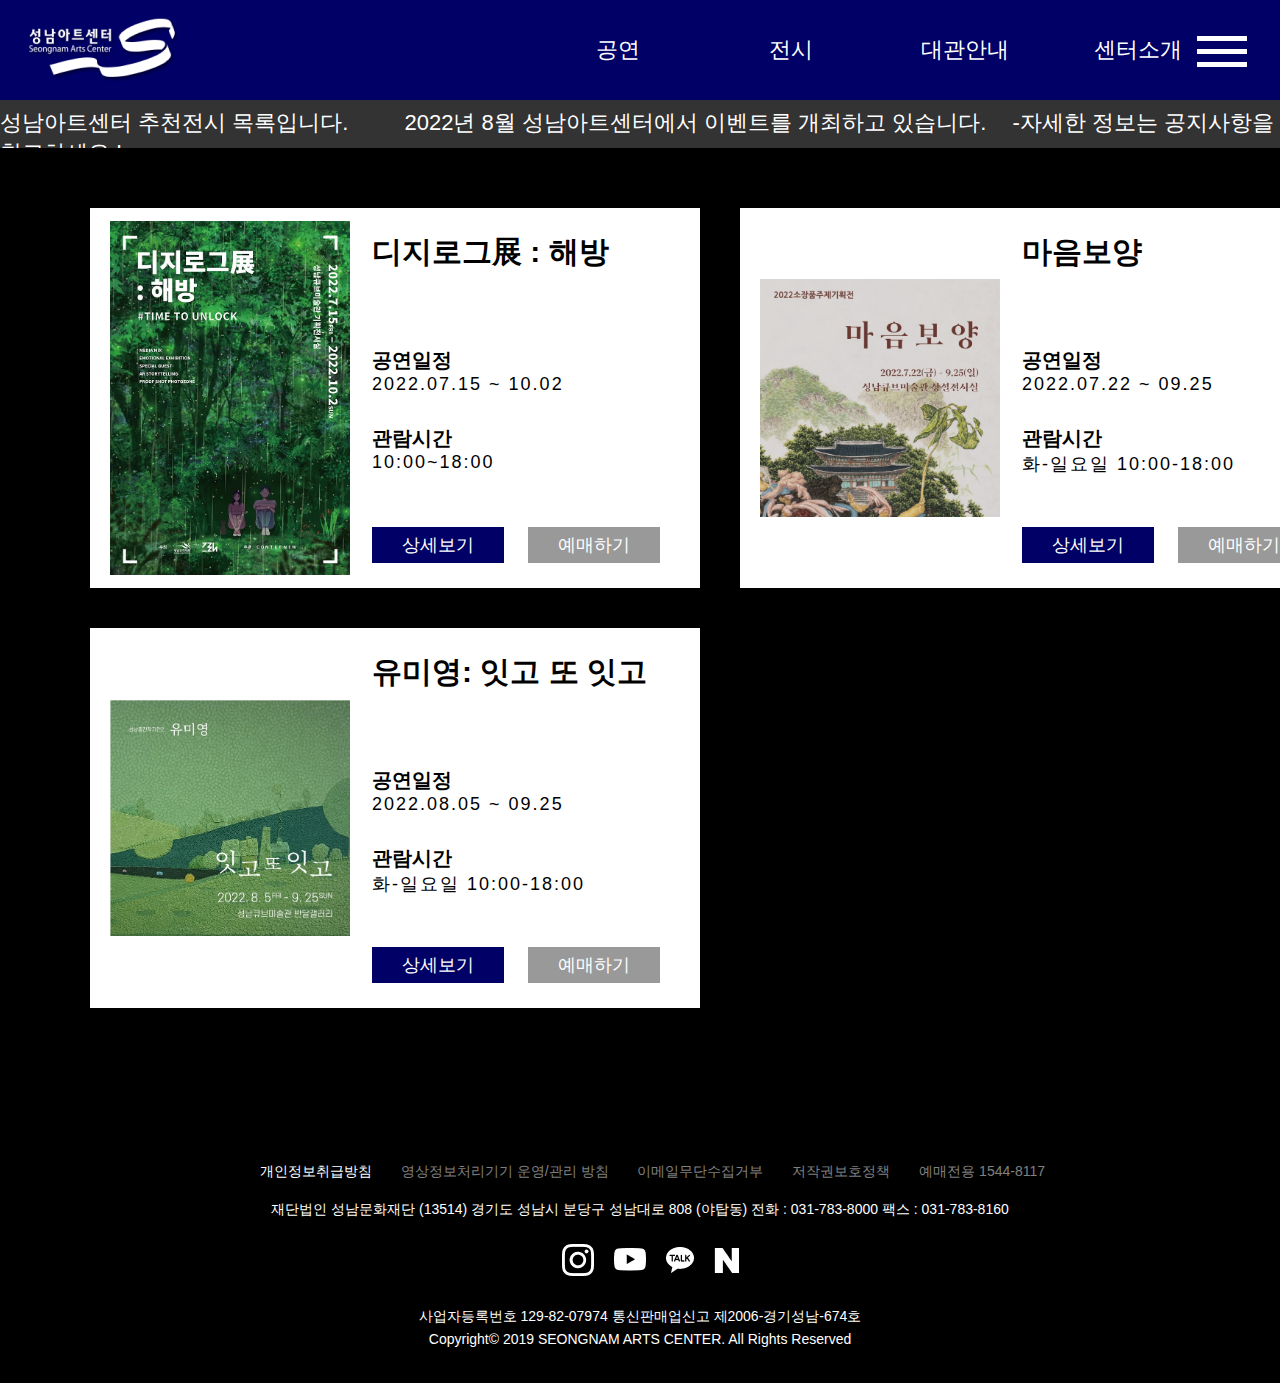
<file: product-02b-exhibition.html>
<!DOCTYPE html>
<html lang="en">

<head>
  <meta charset="UTF-8">
  <meta http-equiv="X-UA-Compatible" content="IE=edge">
  <meta name="viewport" content="width=device-width, initial-scale=1.0">
  <title>성남아트센터 &#60; 추천전시 &#62;</title>
  <link rel="stylesheet" href="css/style.css">
  <!-- 목록 페이지 전용 style -->
  <link rel="stylesheet" href="css/product-01-show.css">

  <!-- 제이쿼리 -->
  <script src="https://ajax.googleapis.com/ajax/libs/jquery/3.6.0/jquery.min.js"></script>
  <!-- app -->
  <script src="/js/app.js"></script>

</head>

<body id="product-01a-show">
  <!-- 헤더 파트 -->
  <header id="header">
    <div class="container">
      <div class="logo">
        <a href="index.html">
          <img src="images/logo.png" alt="LOGO">
        </a>
      </div>
      <nav id="header-gnb">
        <ul class="gnb">
          <li><a href="product-01a1-show.html">공연</a>
            <ul class="sub">
              <li><a href="product-01b-show.html">추천공연</a></li>
              <li><a href="product-01c-show.html">월간공연</a></li>
              <li><a href="product-01d-show.html">연간공연</a></li>
            </ul>
          </li>
          <li><a href="product-02a1-exhibition.html">전시</a>
            <ul class="sub">
              <li><a href="product-02b-exhibition.html">추천전시</a></li>
              <li><a href="product-02c-exhibition.html">월간전시</a></li>
              <li><a href="product-02d-exhibition.html">연간전시</a></li>
            </ul>
          </li>
          <li><a href="rental.html">대관안내</a>

          </li>
          <li><a href="company.html">센터소개</a>

          </li>
        </ul>
      </nav>
      <div id="toggle-menu-btn">
        <div class="hamburger">
          <span class="line"></span>
          <span class="line"></span>
          <span class="line"></span>
        </div>
      </div>


    </div>
  </header>

  <div id="toggle-menu">
    <div class="login-section">
      <form class="hidden profile" id="greeting">
        <img class="profile-img" src="images/profile.png" alt="프로필">
        <p id="name"></p>
        <button id="logout">로그아웃</button>
        <a href="./">
          <div class="academy">아카데미 수강확인</div>
        </a>
        <a href="./">
          <div class="cancel">예매확인 및 취소</div>
        </a>
        <a href="./">
          <div class="check">출석부</div>
        </a>
      </form>
      <form class="hidden" id="login-form">
        <div class="login-box">
          <input id="id" required type="text" placeholder="아이디">
          <input id="pw" required type="text" placeholder="비밀번호">
          <button id="login-btn">
            <img src="images/login-btn.png" alt="login-btn">
          </button>
        </div>
        <div class="login-info">

          <label for="idsave"><input type="checkbox" id="idsave"> 아이디 저장하기</label>
          <div class="signup">
            <span><a href="./">회원가입</a></span>
            <span>|</span>
            <span><a href="./">ID / PW 찾기</a></span>
          </div>
        </div>
        <div class="login-sns">
          <button><img src="images/naver.png" alt="naver"></button>
          <button><img src="images/kakaotalk.png" alt="kakaotalk"></button>
          <button><img src="images/facebook.png" alt="facebook"></button>
        </div>
      </form>
    </div>

    <ul id="toggle-gnb">
      <li><a href="product-01a1-show.html">공연</a>
        <button class="gnb-plus"><img src="images/gnb-plus.png" alt="gnb-plus"></button>
        <ul class="sub">
          <li><a href="product-01b-show.html">추천공연</a></li>
          <li><a href="product-01c-show.html">월간공연</a></li>
          <li><a href="product-01d-show.html">연간공연</a></li>
        </ul>
      </li>
      <li><a href="product-02a1-exhibition.html">전시</a>
        <button class="gnb-plus"><img src="images/gnb-plus.png" alt="gnb-plus"></button>
        <ul class="sub">
          <li><a href="product-02b-exhibition.html">추천전시</a></li>
          <li><a href="product-02c-exhibition.html">월간전시</a></li>
          <li><a href="product-02d-exhibition.html">연간전시</a></li>
        </ul>
      </li>
      <li><a href="rental.html">대관안내</a>

      </li>
      <li><a href="company.html">센터소개</a>

      </li>
      <li><a href="./">고객센터</a>
        <button class="gnb-plus"><img src="images/gnb-plus.png" alt="gnb-plus"></button>
        <ul class="sub">
          <li><a href="./">예매안내</a></li>
          <li><a href="./">공지사항</a></li>
          <li><a href="./">자주 묻는 질문</a></li>
          <li><a href="./">고객의 소리</a></li>
        </ul>
      </li>
    </ul>


  </div>


  <!-- 텍스트 파트 -->
  <section class="noticeT">

    <p class="PCOnly"><span class="ps0">성남아트센터 추천전시 목록입니다.</span> <span class="ps1">2022년 8월 성남아트센터에서 이벤트를 개최하고
        있습니다.</span> -자세한 정보는 공지사항을 참고하세요 !-</p>
    <p class="mobileT">성남아트센터 추천전시 목록입니다.</p>

  </section>

  <!-- 모바일 전용 공연 / 전시 버튼 -->
  <div class="MBtn">
    <a href="#">공연</a>
    <a href="#">전시</a>
  </div>

  <!-- 목록 파트 -->
  <section id="product-list">
    <div class="container">

      <article id="row">
        <div class="col">

          <img class="rowImages" src="images/전시01.jpg" alt="pd01a1">

          <div class="tandb">

            <h2 class="rowTitle">디지로그展 : 해방</h2>

            <div class="sub1">
              <p class="rowSubtitle">공연일정</p>
              <p class="mintext">2022.07.15 ~ 10.02</p>
            </div>

            <div class="sub2">
              <p class="rowSubtitle">관람시간</p>
              <p class="mintext">10:00~18:00</p>
            </div>

            <div class="rowBtn">
              <a href="./detail/pdetail-13.html">상세보기</a>
              <a href="#">예매하기</a>
            </div>

          </div>

        </div>
      </article>

      <article id="row">
        <div class="col">

          <img class="rowImages" src="images/전시02.jpg" alt="pd01a1">

          <div class="tandb">

            <h2 class="rowTitle">마음보양</h2>

            <div class="sub1">
              <p class="rowSubtitle">공연일정</p>
              <p class="mintext">2022.07.22 ~ 09.25</p>
            </div>

            <div class="sub2">
              <p class="rowSubtitle">관람시간</p>
              <p class="mintext">화-일요일 10:00-18:00</p>
            </div>

            <div class="rowBtn">
              <a href="./detail/pdetail-14.html">상세보기</a>
              <a href="#">예매하기</a>
            </div>

          </div>

        </div>
      </article>

      <article id="row">
        <div class="col">

          <img class="rowImages" src="images/전시03.jpg" alt="pd01a1">

          <div class="tandb">

            <h2 class="rowTitle">유미영: 잇고 또 잇고</h2>

            <div class="sub1">
              <p class="rowSubtitle">공연일정</p>
              <p class="mintext">2022.08.05 ~ 09.25</p>
            </div>

            <div class="sub2">
              <p class="rowSubtitle">관람시간</p>
              <p class="mintext">화-일요일 10:00-18:00</p>
            </div>

            <div class="rowBtn">
              <a href="./detail/pdetail-15.html">상세보기</a>
              <a href="#">예매하기</a>
            </div>

          </div>

        </div>
      </article>

    </div>
  </section>


  <footer>

    <div class="logo">
      <a href="./"><img src="images/footer_logo.png" alt="성남아트센터"></a>
    </div>

    <div class="secret">
      <a href="./"><span>개인정보취급방침</span></a>
      <a href="./"><span class="ccc">영상정보처리기기 운영&#47;관리 방침
        </span></a>
      <a href="./"><span class="ccc">이메일무단수집거부</span></a>
      <a href="./"><span class="ccc">저작권보호정책</span></a>
      <span class="ccc">예매전용 1544-8117</span>
    </div>

    <div class="address">
      <p>재단법인 성남문화재단 (13514) 경기도 성남시 분당구 성남대로 808 (야탑동) 전화 : 031-783-8000 팩스 : 031-783-8160</p>
    </div>

    <div id="line"></div>

    <div class="sns">
      <div class="sns-pro">
        <a href="https://www.instagram.com/seongnam_artscenter/" target="_blank" rel="noopener noreferrer nofollow"><img
            src="images/instagram.png" alt="instagram" id="insta"></a>
        <a href="https://www.youtube.com/user/snartscenter" target="_blank" rel="noopener noreferrer nofollow"><img
            src="images/youtube.png" alt="youtube" id="youtube"></a>
        <a id="kakao" href="https://pf.kakao.com/_rdAfxl" target="_blank" rel="noopener noreferrer nofollow"><img
            src="images/kakao.png" alt="kakaotalk" id="kakaotalk"></a>
        <a href="https://blog.naver.com/snartc" target="_blank" rel="noopener noreferrer nofollow"><img
            src="images/navrer.png" alt="naver" id="naver"></a>
      </div>
    </div>

    <div class="copyright">
      <p>사업자등록번호 129-82-07974 통신판매업신고 제2006-경기성남-674호</p>
      <p>Copyright© 2019 SEONGNAM ARTS CENTER. All Rights Reserved</p>
    </div>

  </footer>

</body>

</html>
</file>
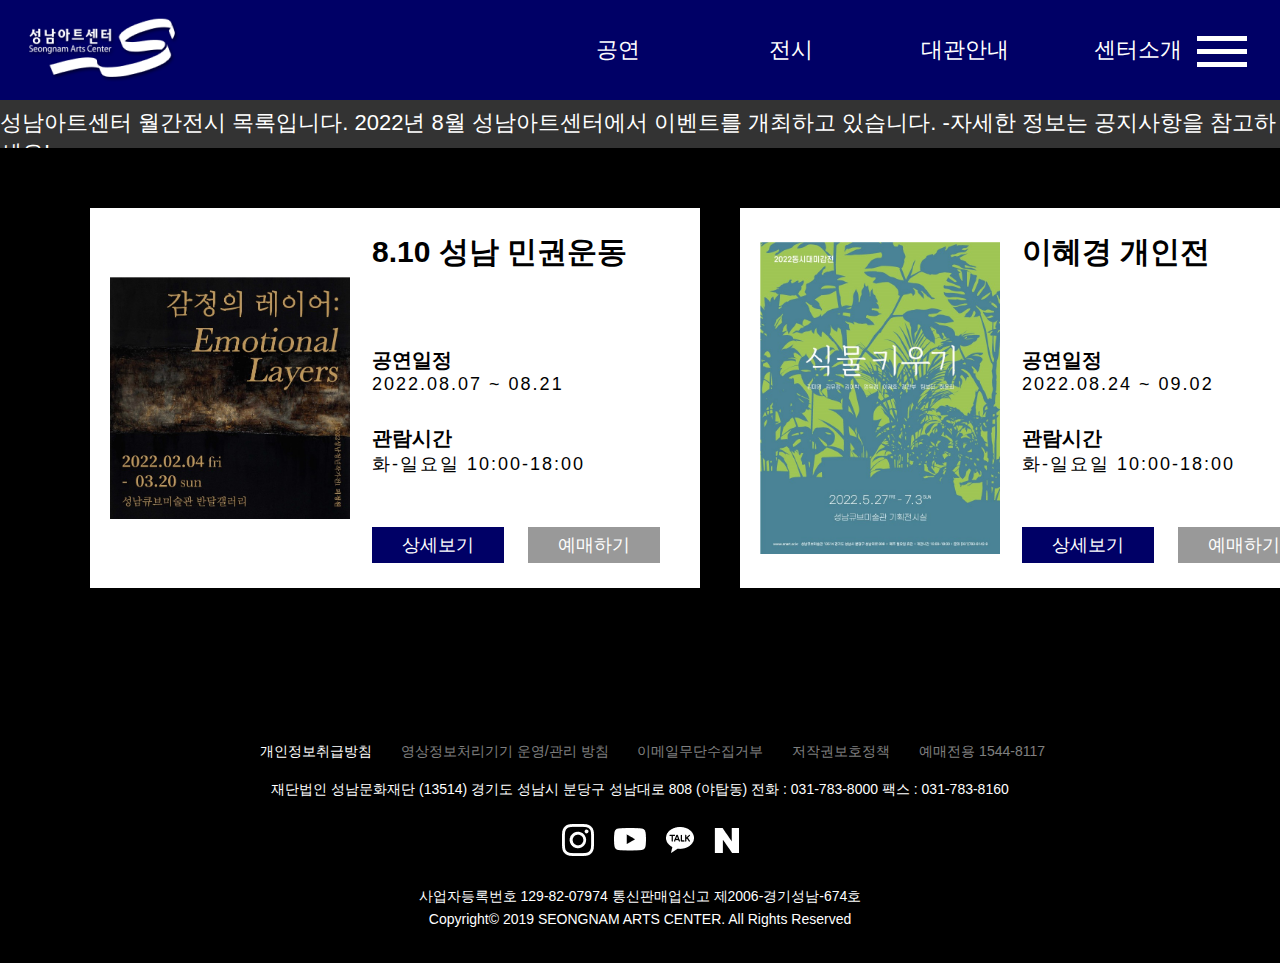
<file: product-02c-exhibition.html>
<!DOCTYPE html>
<html lang="en">

<head>
  <meta charset="UTF-8">
  <meta http-equiv="X-UA-Compatible" content="IE=edge">
  <meta name="viewport" content="width=device-width, initial-scale=1.0">
  <title>성남아트센터 &#60; 월간전시 &#62;</title>
  <link rel="stylesheet" href="css/style.css">
  <!-- 목록 페이지 전용 style -->
  <link rel="stylesheet" href="/css/product-01-show.css">

  <!-- 제이쿼리 -->
  <script src="https://ajax.googleapis.com/ajax/libs/jquery/3.6.0/jquery.min.js"></script>
  <!-- app -->
  <script src="/js/app.js"></script>

</head>

<body id="product-01a-show">

   <!-- 헤더 파트 -->
   <header id="header">
    <div class="container">
      <div class="logo">
        <a href="index.html">
          <img src="images/logo.png" alt="LOGO">
        </a>
      </div>
      <nav id="header-gnb">
        <ul class="gnb">
          <li><a href="product-01a1-show.html">공연</a>
            <ul class="sub">
              <li><a href="product-01b-show.html">추천공연</a></li>
              <li><a href="product-01c-show.html">월간공연</a></li>
              <li><a href="product-01d-show.html">연간공연</a></li>
            </ul>
          </li>
          <li><a href="product-02a1-exhibition.html">전시</a>
            <ul class="sub">
              <li><a href="product-02b-exhibition.html">추천전시</a></li>
              <li><a href="product-02c-exhibition.html">월간전시</a></li>
              <li><a href="product-02d-exhibition.html">연간전시</a></li>
            </ul>
          </li>
          <li><a href="rental.html">대관안내</a>

          </li>
          <li><a href="company.html">센터소개</a>

          </li>
        </ul>
      </nav>
      <div id="toggle-menu-btn">
        <div class="hamburger">
          <span class="line"></span>
          <span class="line"></span>
          <span class="line"></span>
        </div>
      </div>


    </div>
  </header>

  <div id="toggle-menu">
    <div class="login-section">
      <form class="hidden profile" id="greeting">
        <img class="profile-img" src="images/profile.png" alt="프로필">
        <p id="name"></p>
        <button id="logout">로그아웃</button>
        <a href="./">
          <div class="academy">아카데미 수강확인</div>
        </a>
        <a href="./">
          <div class="cancel">예매확인 및 취소</div>
        </a>
        <a href="./">
          <div class="check">출석부</div>
        </a>
      </form>
      <form class="hidden" id="login-form">
        <div class="login-box">
          <input id="id" required type="text" placeholder="아이디">
          <input id="pw" required type="text" placeholder="비밀번호">
          <button id="login-btn">
            <img src="images/login-btn.png" alt="login-btn">
          </button>
        </div>
        <div class="login-info">

          <label for="idsave"><input type="checkbox" id="idsave"> 아이디 저장하기</label>
          <div class="signup">
            <span><a href="./">회원가입</a></span>
            <span>|</span>
            <span><a href="./">ID / PW 찾기</a></span>
          </div>
        </div>
        <div class="login-sns">
          <button><img src="images/naver.png" alt="naver"></button>
          <button><img src="images/kakaotalk.png" alt="kakaotalk"></button>
          <button><img src="images/facebook.png" alt="facebook"></button>
        </div>
      </form>
    </div>

    <ul id="toggle-gnb">
      <li><a href="product-01a1-show.html">공연</a>
        <button class="gnb-plus"><img src="images/gnb-plus.png" alt="gnb-plus"></button>
        <ul class="sub">
          <li><a href="product-01b-show.html">추천공연</a></li>
          <li><a href="product-01c-show.html">월간공연</a></li>
          <li><a href="product-01d-show.html">연간공연</a></li>
        </ul>
      </li>
      <li><a href="product-02a1-exhibition.html">전시</a>
        <button class="gnb-plus"><img src="images/gnb-plus.png" alt="gnb-plus"></button>
        <ul class="sub">
          <li><a href="product-02b-exhibition.html">추천전시</a></li>
          <li><a href="product-02c-exhibition.html">월간전시</a></li>
          <li><a href="product-02d-exhibition.html">연간전시</a></li>
        </ul>
      </li>
      <li><a href="rental.html">대관안내</a>

      </li>
      <li><a href="company.html">센터소개</a>

      </li>
      <li><a href="./">고객센터</a>
        <button class="gnb-plus"><img src="images/gnb-plus.png" alt="gnb-plus"></button>
        <ul class="sub">
          <li><a href="./">예매안내</a></li>
          <li><a href="./">공지사항</a></li>
          <li><a href="./">자주 묻는 질문</a></li>
          <li><a href="./">고객의 소리</a></li>
        </ul>
      </li>
    </ul>


  </div>


  <!-- 텍스트 파트 -->
  <section class="noticeT">

    <p class="PCOnly">성남아트센터 월간전시 목록입니다. 2022년 8월 성남아트센터에서 이벤트를 개최하고 있습니다. -자세한 정보는 공지사항을 참고하세요!-</p>
    <p class="mobileT">성남아트센터 월간전시 목록입니다.</p>

  </section>

  <!-- 모바일 전용 공연 / 전시 버튼 -->
  <div class="MBtn">
    <a href="#">공연</a>
    <a href="#">전시</a>
  </div>

  <!-- 목록 파트 -->
  <section id="product-list">
    <div class="container">

      <article id="row">
        <div class="col">

          <img class="rowImages" src="images/전시04.jpg" alt="pd01a1">

          <div class="tandb">

            <h2 class="rowTitle">8.10 성남 민권운동</h2>

            <div class="sub1">
              <p class="rowSubtitle">공연일정</p>
              <p class="mintext">2022.08.07 ~ 08.21</p>
            </div>

            <div class="sub2">
              <p class="rowSubtitle">관람시간</p>
              <p class="mintext">화-일요일 10:00-18:00</p>
            </div>

            <div class="rowBtn">
              <a href="./detail/pdetail-16.html">상세보기</a>
              <a href="#">예매하기</a>
            </div>

          </div>

        </div>
      </article>

      <article id="row">
        <div class="col">

          <img class="rowImages" src="images/전시05.jpg" alt="pd01a1">

          <div class="tandb">

            <h2 class="rowTitle">이혜경 개인전</h2>

            <div class="sub1">
              <p class="rowSubtitle">공연일정</p>
              <p class="mintext">2022.08.24 ~ 09.02</p>
            </div>

            <div class="sub2">
              <p class="rowSubtitle">관람시간</p>
              <p class="mintext">화-일요일 10:00-18:00</p>
            </div>

            <div class="rowBtn">
              <a href="./detail/pdetail-17.html">상세보기</a>
              <a href="#">예매하기</a>
            </div>

          </div>

        </div>
      </article>

    </div>
  </section>


  <footer>

    <div class="logo">
      <a href="./"><img src="images/footer_logo.png" alt="성남아트센터"></a>
    </div>

    <div class="secret">
      <a href="./"><span>개인정보취급방침</span></a>
      <a href="./"><span class="ccc">영상정보처리기기 운영&#47;관리 방침
        </span></a>
      <a href="./"><span class="ccc">이메일무단수집거부</span></a>
      <a href="./"><span class="ccc">저작권보호정책</span></a>
      <span class="ccc">예매전용 1544-8117</span>
    </div>

    <div class="address">
      <p>재단법인 성남문화재단 (13514) 경기도 성남시 분당구 성남대로 808 (야탑동) 전화 : 031-783-8000 팩스 : 031-783-8160</p>
    </div>

    <div id="line"></div>

    <div class="sns">
      <div class="sns-pro">
        <a href="https://www.instagram.com/seongnam_artscenter/" target="_blank" rel="noopener noreferrer nofollow"><img
            src="images/instagram.png" alt="instagram" id="insta"></a>
        <a href="https://www.youtube.com/user/snartscenter" target="_blank" rel="noopener noreferrer nofollow"><img
            src="images/youtube.png" alt="youtube" id="youtube"></a>
        <a id="kakao" href="https://pf.kakao.com/_rdAfxl" target="_blank" rel="noopener noreferrer nofollow"><img
            src="images/kakao.png" alt="kakaotalk" id="kakaotalk"></a>
        <a href="https://blog.naver.com/snartc" target="_blank" rel="noopener noreferrer nofollow"><img
            src="images/navrer.png" alt="naver" id="naver"></a>
      </div>
    </div>

    <div class="copyright">
      <p>사업자등록번호 129-82-07974 통신판매업신고 제2006-경기성남-674호</p>
      <p>Copyright© 2019 SEONGNAM ARTS CENTER. All Rights Reserved</p>
    </div>

  </footer>

</body>

</html>
</file>
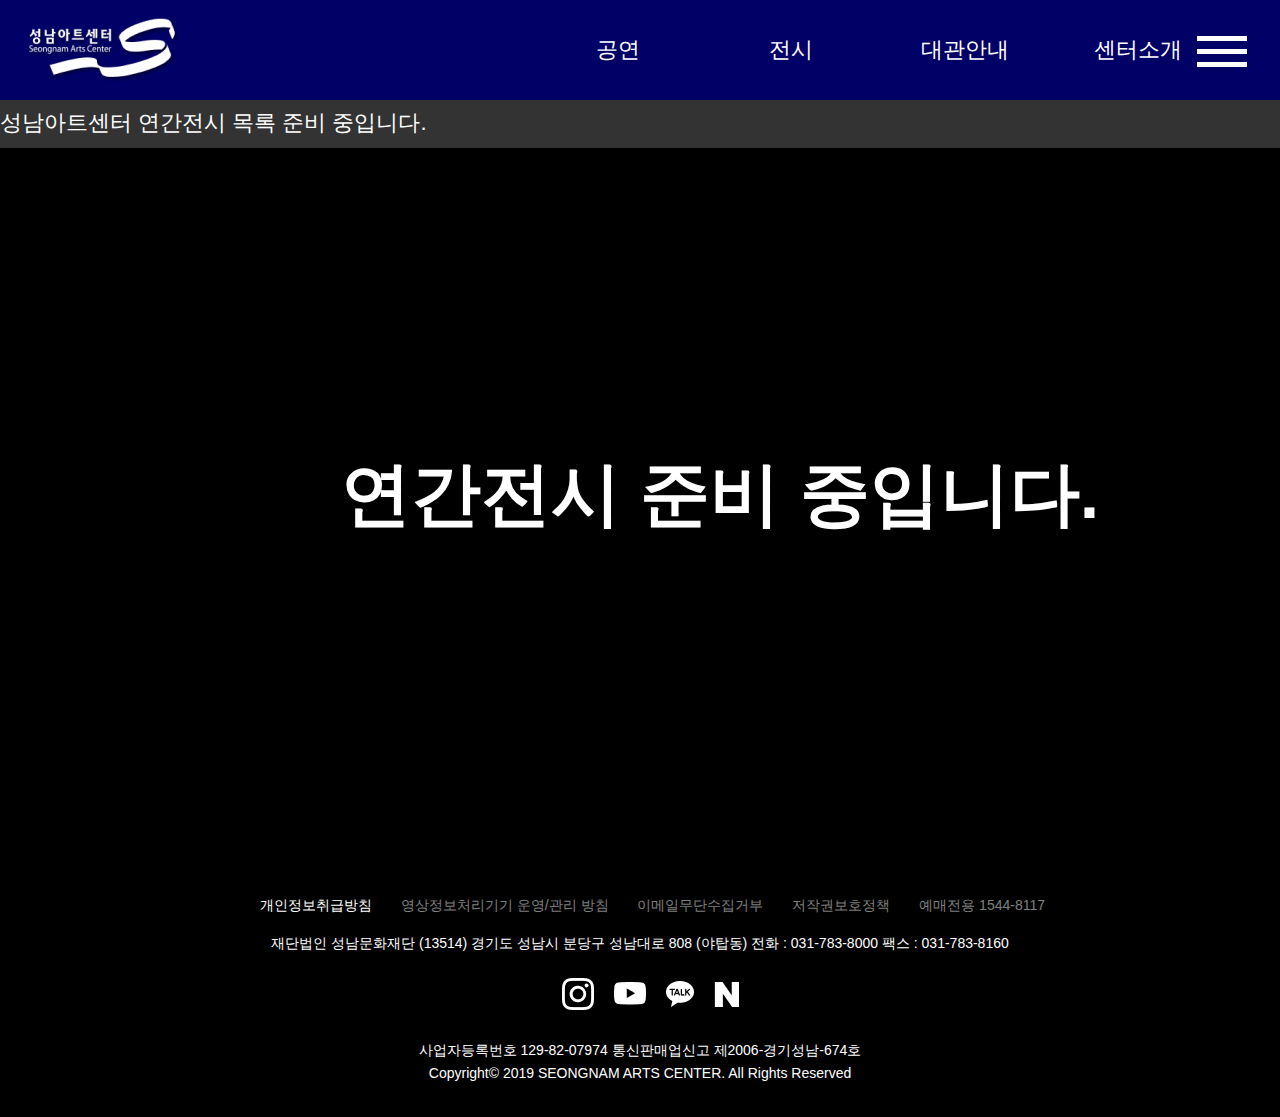
<file: product-02d-exhibition.html>
<!DOCTYPE html>
<html lang="en">

<head>
    <meta charset="UTF-8">
    <meta http-equiv="X-UA-Compatible" content="IE=edge">
    <meta name="viewport" content="width=device-width, initial-scale=1.0">
    <title>성남아트센터 &#60; 연간전시 &#62;</title>
    <link rel="stylesheet" href="css/style.css">
    <!-- 목록 페이지 전용 style -->
    <link rel="stylesheet" href="/css/product-01-show.css">

    <!-- 제이쿼리 -->
    <script src="https://ajax.googleapis.com/ajax/libs/jquery/3.6.0/jquery.min.js"></script>
    <!-- app -->
    <script src="/js/app.js"></script>

</head>

<body id="product-01a-show">

  <!-- 헤더 파트 -->
  <header id="header">
    <div class="container">
      <div class="logo">
        <a href="index.html">
          <img src="images/logo.png" alt="LOGO">
        </a>
      </div>
      <nav id="header-gnb">
        <ul class="gnb">
          <li><a href="product-01a1-show.html">공연</a>
            <ul class="sub">
              <li><a href="product-01b-show.html">추천공연</a></li>
              <li><a href="product-01c-show.html">월간공연</a></li>
              <li><a href="product-01d-show.html">연간공연</a></li>
            </ul>
          </li>
          <li><a href="product-02a1-exhibition.html">전시</a>
            <ul class="sub">
              <li><a href="product-02b-exhibition.html">추천전시</a></li>
              <li><a href="product-02c-exhibition.html">월간전시</a></li>
              <li><a href="product-02d-exhibition.html">연간전시</a></li>
            </ul>
          </li>
          <li><a href="rental.html">대관안내</a>

          </li>
          <li><a href="company.html">센터소개</a>

          </li>
        </ul>
      </nav>
      <div id="toggle-menu-btn">
        <div class="hamburger">
          <span class="line"></span>
          <span class="line"></span>
          <span class="line"></span>
        </div>
      </div>


    </div>
  </header>

  <div id="toggle-menu">
    <div class="login-section">
      <form class="hidden profile" id="greeting">
        <img class="profile-img" src="images/profile.png" alt="프로필">
        <p id="name"></p>
        <button id="logout">로그아웃</button>
        <a href="./">
          <div class="academy">아카데미 수강확인</div>
        </a>
        <a href="./">
          <div class="cancel">예매확인 및 취소</div>
        </a>
        <a href="./">
          <div class="check">출석부</div>
        </a>
      </form>
      <form class="hidden" id="login-form">
        <div class="login-box">
          <input id="id" required type="text" placeholder="아이디">
          <input id="pw" required type="text" placeholder="비밀번호">
          <button id="login-btn">
            <img src="images/login-btn.png" alt="login-btn">
          </button>
        </div>
        <div class="login-info">

          <label for="idsave"><input type="checkbox" id="idsave"> 아이디 저장하기</label>
          <div class="signup">
            <span><a href="./">회원가입</a></span>
            <span>|</span>
            <span><a href="./">ID / PW 찾기</a></span>
          </div>
        </div>
        <div class="login-sns">
          <button><img src="images/naver.png" alt="naver"></button>
          <button><img src="images/kakaotalk.png" alt="kakaotalk"></button>
          <button><img src="images/facebook.png" alt="facebook"></button>
        </div>
      </form>
    </div>

    <ul id="toggle-gnb">
      <li><a href="product-01a1-show.html">공연</a>
        <button class="gnb-plus"><img src="images/gnb-plus.png" alt="gnb-plus"></button>
        <ul class="sub">
          <li><a href="product-01b-show.html">추천공연</a></li>
          <li><a href="product-01c-show.html">월간공연</a></li>
          <li><a href="product-01d-show.html">연간공연</a></li>
        </ul>
      </li>
      <li><a href="product-02a1-exhibition.html">전시</a>
        <button class="gnb-plus"><img src="images/gnb-plus.png" alt="gnb-plus"></button>
        <ul class="sub">
          <li><a href="product-02b-exhibition.html">추천전시</a></li>
          <li><a href="product-02c-exhibition.html">월간전시</a></li>
          <li><a href="product-02d-exhibition.html">연간전시</a></li>
        </ul>
      </li>
      <li><a href="rental.html">대관안내</a>

      </li>
      <li><a href="company.html">센터소개</a>

      </li>
      <li><a href="./">고객센터</a>
        <button class="gnb-plus"><img src="images/gnb-plus.png" alt="gnb-plus"></button>
        <ul class="sub">
          <li><a href="./">예매안내</a></li>
          <li><a href="./">공지사항</a></li>
          <li><a href="./">자주 묻는 질문</a></li>
          <li><a href="./">고객의 소리</a></li>
        </ul>
      </li>
    </ul>


  </div>


    <!-- 텍스트 파트 -->
    <section class="noticeT">

        <p class="PCOnly">성남아트센터 연간전시 목록 준비 중입니다.</p>
        <p class="mobileT">성남아트센터 연간전시 목록 준비 중입니다.</p>

    </section>

    <!-- 모바일 전용 공연 / 전시 버튼 -->
    <div class="MBtn">
        <a href="#">공연</a>
        <a href="#">전시</a>
    </div>

    <!-- 목록 파트 -->

    <div class="h1h1h1">
        <h1 class="h1h1">연간전시 준비 중입니다.</h1>
    </div>






    <footer>

        <div class="logo">
            <a href="./"><img src="images/footer_logo.png" alt="성남아트센터"></a>
        </div>

        <div class="secret">
            <a href="./"><span>개인정보취급방침</span></a>
            <a href="./"><span class="ccc">영상정보처리기기 운영&#47;관리 방침
                </span></a>
            <a href="./"><span class="ccc">이메일무단수집거부</span></a>
            <a href="./"><span class="ccc">저작권보호정책</span></a>
            <span class="ccc">예매전용 1544-8117</span>
        </div>

        <div class="address">
            <p>재단법인 성남문화재단 (13514) 경기도 성남시 분당구 성남대로 808 (야탑동) 전화 : 031-783-8000 팩스 : 031-783-8160</p>
        </div>

        <div id="line"></div>

        <div class="sns">
            <div class="sns-pro">
                <a href="https://www.instagram.com/seongnam_artscenter/" target="_blank"
                    rel="noopener noreferrer nofollow"><img src="images/instagram.png" alt="instagram" id="insta"></a>
                <a href="https://www.youtube.com/user/snartscenter" target="_blank"
                    rel="noopener noreferrer nofollow"><img src="images/youtube.png" alt="youtube" id="youtube"></a>
                <a id="kakao" href="https://pf.kakao.com/_rdAfxl" target="_blank"
                    rel="noopener noreferrer nofollow"><img src="images/kakao.png" alt="kakaotalk" id="kakaotalk"></a>
                <a href="https://blog.naver.com/snartc" target="_blank" rel="noopener noreferrer nofollow"><img
                        src="images/navrer.png" alt="naver" id="naver"></a>
            </div>
        </div>

        <div class="copyright">
            <p>사업자등록번호 129-82-07974 통신판매업신고 제2006-경기성남-674호</p>
            <p>Copyright© 2019 SEONGNAM ARTS CENTER. All Rights Reserved</p>
        </div>

    </footer>

</body>

</html>
</file>
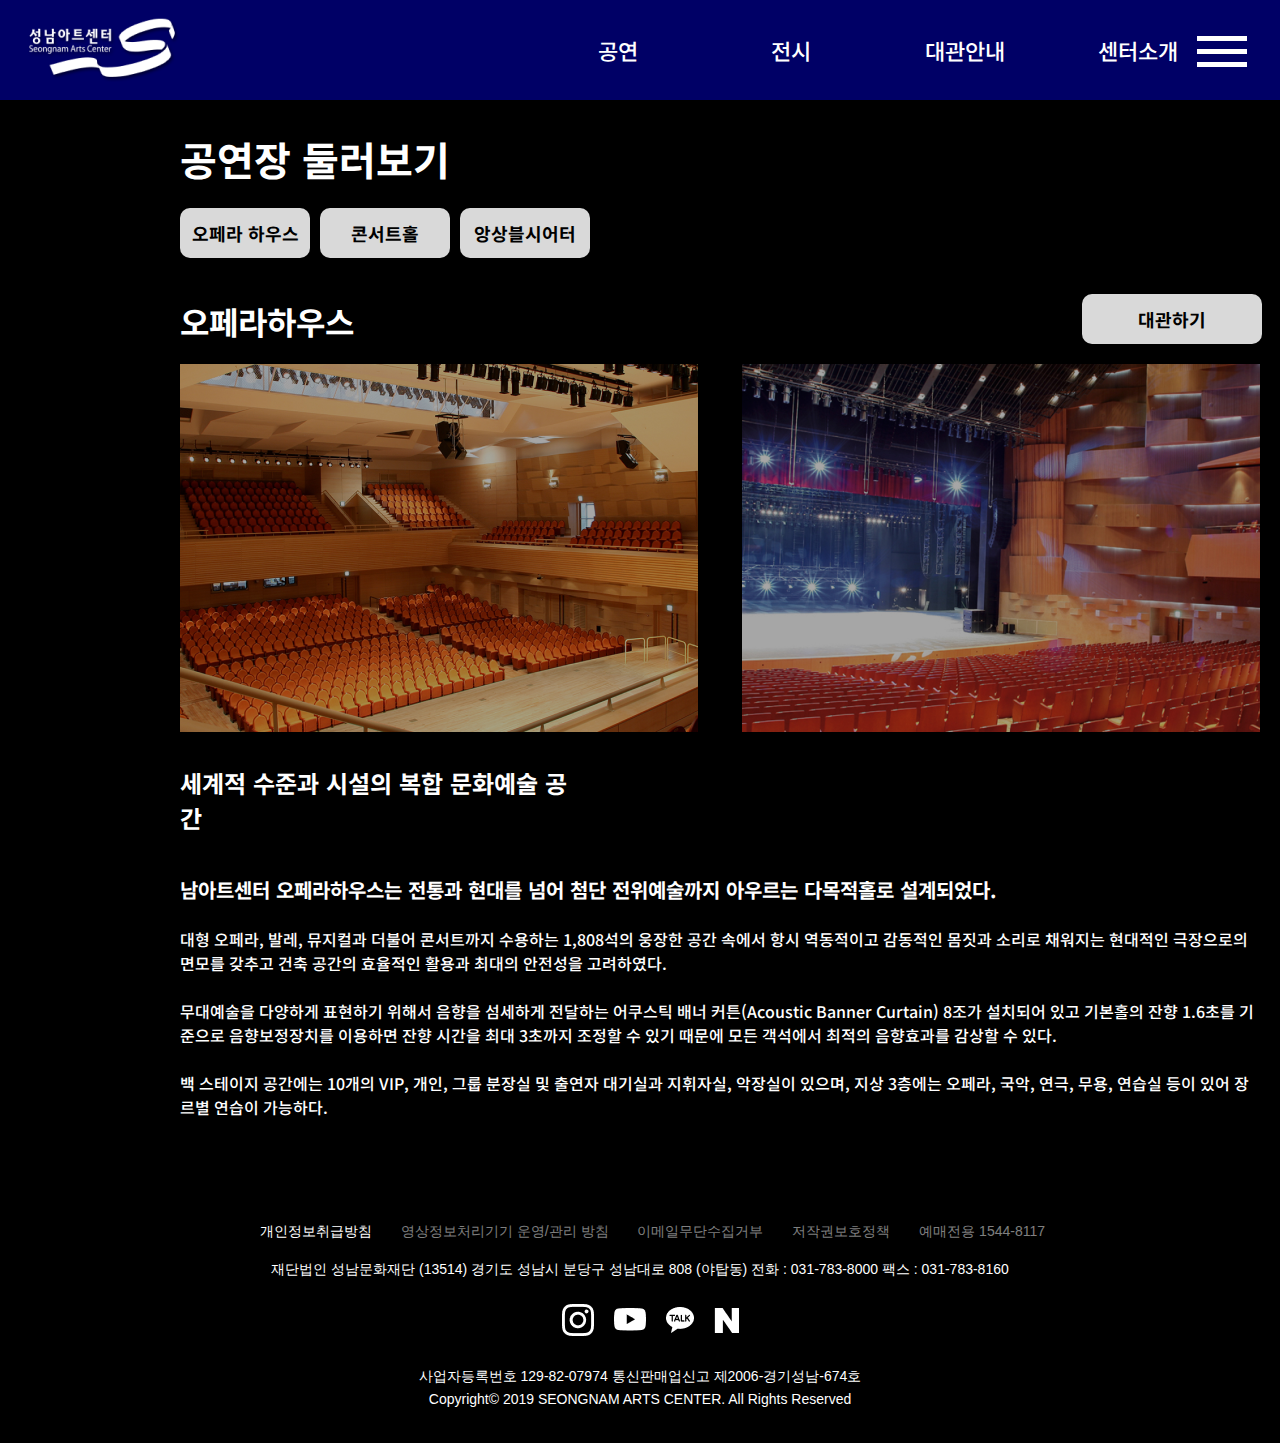
<file: rental.html>
<!DOCTYPE html>
<html lang="ko">

<head>
	<meta charset="UTF-8">
	<meta http-equiv="X-UA-Compatible" content="IE=edge">
	<meta name="viewport" content="width=device-width, initial-scale=1.0">
	<title>성남아트센터</title>
	<!-- font -->
	<link
		href="https://fonts.googleapis.com/css2?family=Noto+Sans+KR:wght@400;700&family=Noto+Serif:wght@400;700&display=swap"
		rel="stylesheet">
	<!-- swiper -->
	<link rel="stylesheet" href="https://cdn.jsdelivr.net/npm/swiper@8/swiper-bundle.min.css" />
	<!-- css -->
	<link rel="stylesheet" href="css/style.css">

	<script src="https://ajax.googleapis.com/ajax/libs/jquery/3.6.0/jquery.min.js"></script>
	<!-- swiper -->
	<script src="https://unpkg.com/swiper/swiper-bundle.min.js"></script>
	<script src="js/app.js"></script>
	<!-- 모바일버전 js코드 -->
	<script media="screen and (max-width: 375px)" src="js/app_mobile.js"></script>
</head>

<body>

    <header id="header">
        <div class="container">
            <div class="logo">
                <a href="index.html">
                    <img src="images/logo.png" alt="LOGO">
                </a>
            </div>
            <nav id="header-gnb">
                <ul class="gnb">
                    <li><a href="product-01a1-show.html">공연</a>
                        <ul class="sub">
                            <li><a href="product-01b-show.html">추천공연</a></li>
                            <li><a href="product-01c-show.html">월간공연</a></li>
                            <li><a href="product-01d-show.html">연간공연</a></li>
                        </ul>
                    </li>
                    <li><a href="product-02a1-exhibition.html">전시</a>
                        <ul class="sub">
                            <li><a href="product-02b-exhibition.html">추천전시</a></li>
                            <li><a href="product-02c-exhibition.html">월간전시</a></li>
                            <li><a href="product-02d-exhibition.html">연간전시</a></li>
                        </ul>
                    </li>
                    <li><a href="rental.html">대관안내</a>

                    </li>
                    <li><a href="company.html">센터소개</a>

                    </li>
                </ul>
            </nav>
            <div id="toggle-menu-btn">
                <div class="hamburger">
                    <span class="line"></span>
                    <span class="line"></span>
                    <span class="line"></span>
                </div>
            </div>


        </div>
    </header>

    <div id="toggle-menu">
        <div class="login-section">
            <form class="hidden profile" id="greeting">
                <img class="profile-img" src="images/profile.png" alt="프로필">
                <p id="name"></p>
                <button id="logout">로그아웃</button>
                <a href="./">
                    <div class="academy">아카데미 수강확인</div>
                </a>
                <a href="./">
                    <div class="cancel">예매확인 및 취소</div>
                </a>
                <a href="./">
                    <div class="check">출석부</div>
                </a>
            </form>
            <form class="hidden" id="login-form">
                <div class="login-box">
                    <input id="id" required type="text" placeholder="아이디">
                    <input id="pw" required type="text" placeholder="비밀번호">
                    <button id="login-btn">
                        <img src="images/login-btn.png" alt="login-btn">
                    </button>
                </div>
                <div class="login-info">

                    <label for="idsave"><input type="checkbox" id="idsave"> 아이디 저장하기</label>
                    <div class="signup">
                        <span><a href="./">회원가입</a></span>
                        <span>|</span>
                        <span><a href="./">ID / PW 찾기</a></span>
                    </div>
                </div>
                <div class="login-sns">
                    <button><img src="images/naver.png" alt="naver"></button>
                    <button><img src="images/kakaotalk.png" alt="kakaotalk"></button>
                    <button><img src="images/facebook.png" alt="facebook"></button>
                </div>
            </form>
        </div>

        <ul id="toggle-gnb">
            <li><a href="product-01a1-show.html">공연</a>
                <button class="gnb-plus"><img src="images/gnb-plus.png" alt="gnb-plus"></button>
                <ul class="sub">
                    <li><a href="product-01b-show.html">추천공연</a></li>
                    <li><a href="product-01c-show.html">월간공연</a></li>
                    <li><a href="product-01d-show.html">연간공연</a></li>
                </ul>
            </li>
            <li><a href="product-02a1-exhibition.html">전시</a>
                <button class="gnb-plus"><img src="images/gnb-plus.png" alt="gnb-plus"></button>
                <ul class="sub">
                    <li><a href="product-02b-exhibition.html">추천전시</a></li>
                    <li><a href="product-02c-exhibition.html">월간전시</a></li>
                    <li><a href="product-02d-exhibition.html">연간전시</a></li>
                </ul>
            </li>
            <li><a href="rental.html">대관안내</a>

            </li>
            <li><a href="company.html">센터소개</a>

            </li>
            <li><a href="./">고객센터</a>
                <button class="gnb-plus"><img src="images/gnb-plus.png" alt="gnb-plus"></button>
                <ul class="sub">
                    <li><a href="./">예매안내</a></li>
                    <li><a href="./">공지사항</a></li>
                    <li><a href="./">자주 묻는 질문</a></li>
                    <li><a href="./">고객의 소리</a></li>
                </ul>
            </li>
        </ul>

        <div class="welcome">
            <h1>성남아트센터</h1>
            <h2>What's ON</h2>
        </div>

    </div>


	<main id="rental-page-opera">
		<div class="container">
			<h1>공연장 둘러보기</h1>
			<h2>오페라하우스</h2>
			<div class="page">
				<a href="#rental-page-opera" class="rental-page-opera-btn">오페라 하우스</a>
				<a href="#rental-page-concert" class="rental-page-concert-btn">콘서트홀</a>
				<a href="#rental-page-ensemble" class="rental-page-ensemble-btn">앙상블시어터</a>
			</div>
			<img class="img01" src="images/opera01.png" alt="오페라하우스01">
			<img class="img02" src="images/opera02.png" alt="오페라하우스02">
			<a href="#">대관하기</a>
			<div class="text">
				<p>세계적 수준과 시설의 복합 문화예술 공간</p>
				<p>남아트센터 오페라하우스는 전통과 현대를 넘어 첨단 전위예술까지 아우르는 다목적홀로 설계되었다.</p>
				<p>대형 오페라, 발레, 뮤지컬과 더불어 콘서트까지 수용하는 1,808석의 웅장한 공간 속에서 항시 역동적이고 감동적인 몸짓과 소리로 채워지는 현대적인 극장으로의 면모를 갖추고 건축 공간의 효율적인
					활용과 최대의 안전성을 고려하였다.
					<br><br>
					무대예술을 다양하게 표현하기 위해서 음향을 섬세하게 전달하는 어쿠스틱 배너 커튼(Acoustic Banner Curtain) 8조가 설치되어 있고 기본홀의 잔향 1.6초를 기준으로 음향보정장치를
					이용하면 잔향 시간을 최대 3초까지 조정할 수 있기 때문에 모든 객석에서 최적의 음향효과를 감상할 수 있다.
					<br><br>
					백 스테이지 공간에는 10개의 VIP, 개인, 그룹 분장실 및 출연자 대기실과 지휘자실, 악장실이 있으며, 지상 3층에는 오페라, 국악, 연극, 무용, 연습실 등이 있어 장르별 연습이 가능하다.
				</p>
			</div>
		</div>
	</main>

	<main id="rental-page-concert">
		<div class="container">
			<h1>공연장 둘러보기</h1>
			<h2>콘서트홀</h2>
			<div class="page">
				<a href="#rental-page-opera" class="rental-page-opera-btn">오페라 하우스</a>
				<a href="#rental-page-concert" class="rental-page-concert-btn">콘서트홀</a>
				<a href="#rental-page-ensemble" class="rental-page-ensemble-btn">앙상블시어터</a>
			</div>
			<img class="img01" src="images/consert01.jpeg" alt="콘서트홀01">
			<img class="img02" src="images/consert02.jpeg" alt="콘서트홀02">
			<a href="#">대관하기</a>
			<div class="text">
				<p>멋을 살린 피아노 모양의 건축물</p>
				<p>위에서 내려다보면 피아노 모양을 지닌 콘서트홀은 음악공연을 수용할 수 있는 어쿠스틱 홀로서 1,102석의 홀은 객석이 2개 층으로 구성되어 있으며 무대뒤편에는 합창석이 마련되어 있다.</p>
				<p>무대막이 없는 아레나형으로 되어 있어 객석 어디서나 잘 보이고 공연 관람의 쾌적함과 안락함을 제공한다. 콘서트 전용홀의 특성을 살린 건축 음향은 객석 홀 잔향 1.8초로 설계 되었으며, 객석조명은 간접반사를 이용하여 은은한 빛과 편안함을 제공하여 콘서트 전용홀 분위기를 한층 더 고조시키고 있다.
					<br><br>
					SPG(Special Project Glazing) 시스템으로 제작된 외벽 유리는 콘서트 홀 건축물의 자연과의 아름다운 조화를 만끽하며 뛰어난 채광효과를 관객에게 아늑하고 아름다운 로비공간을 제공한다.
					<br><br>
					백스테이지 공간에는 6개의 분장실과 악기보관실 그리고 관현악단 연습실을 비롯하여 13개의 연습실과 성남시립합창단, 성남시립교향악단, 성남시립국악단, 성남시립소년소녀합창단이 위치하여 있다.
				</p>
			</div>
		</div>
	</main>
	
	<main id="rental-page-ensemble">
		<div class="container">
			<h1>공연장 둘러보기</h1>
			<h2>앙상블시어터</h2>
			<div class="page">
				<a href="#rental-page-opera" class="rental-page-opera-btn">오페라 하우스</a>
				<a href="#rental-page-concert" class="rental-page-concert-btn">콘서트홀</a>
				<a href="#rental-page-ensemble" class="rental-page-ensemble-btn">앙상블시어터</a>
			</div>
			<img class="img01" src="images/ensemble01.jpeg" alt="앙상블시어터01">
			<img class="img02" src="images/ensemble02.jpeg" alt="앙상블시어터02">
			<a href="#">대관하기</a>
			<div class="text">
				<p>소규모 공연이 가능한 다목적 홀</p>
				<p>성남아트센터의 3개 공연장 가운데 가장 아담한 378석의 복합공연장으로, 연극과 리사이틀, 실험적 퍼포먼스 등 다채로운 공연예술을 담아낼 수 있는 공간이다.</p>
				<p>전면 무대와 객석으로 돌출하는 T자형 무대장치, 주무대의 회전 장치를 비롯해 다양한 상상력을 풀어낼 수 있는 시스템은 무대와 청중이 함께 호흡하는 관객친화적 연출이 가능하다.
				</p>
			</div>
		</div>
	</main>





	<footer>
		<div class="logo">
			<a href="./"><img src="images/footer_logo.png" alt="성남아트센터"></a>
		</div>
		<div class="secret">
			<a href="./"><span>개인정보취급방침</span></a>
			<a href="./"><span class="ccc">영상정보처리기기 운영&#47;관리 방침
				</span></a>
			<a href="./"><span class="ccc">이메일무단수집거부</span></a>
			<a href="./"><span class="ccc">저작권보호정책</span></a>
			<span class="ccc">예매전용 1544-8117</span>
		</div>
		<div class="address">
			<p>재단법인 성남문화재단 (13514) 경기도 성남시 분당구 성남대로 808 (야탑동) 전화 : 031-783-8000 팩스 : 031-783-8160</p>
		</div>
		<div id="line"></div>
		<div class="sns">
			<div class="sns-pro">
				<a href="https://www.instagram.com/seongnam_artscenter/" target="_blank" rel="noopener noreferrer nofollow"><img
						src="images/instagram.png" alt="instagram" id="insta"></a>
				<a href="https://www.youtube.com/user/snartscenter" target="_blank" rel="noopener noreferrer nofollow"><img
						src="images/youtube.png" alt="youtube" id="youtube"></a>
				<a id="kakao" href="https://pf.kakao.com/_rdAfxl" target="_blank" rel="noopener noreferrer nofollow"><img
						src="images/kakao.png" alt="kakaotalk" id="kakaotalk"></a>
				<a href="https://blog.naver.com/snartc" target="_blank" rel="noopener noreferrer nofollow"><img
						src="images/navrer.png" alt="naver" id="naver"></a>
			</div>
		</div>
		<div class="copyright">
			<p>사업자등록번호 129-82-07974 통신판매업신고 제2006-경기성남-674호</p>
			<p>Copyright© 2019 SEONGNAM ARTS CENTER. All Rights Reserved</p>
		</div>
	</footer>

	<!-- 로그인, 로그아웃 -->
	<script src="js/greeting.js"></script>

</body>

</html>
</file>
<file: css/footer_mobile.css>
* {
  margin: 0;
  padding: 0;
  box-sizing: border-box;
}
a {
  text-decoration: none;
  color: #fff;
}
footer {
  width: 100%;
  height: 383px;
  background: #000;
  color: #fff;
  margin: 0 auto;
  padding: 20px;
  /*text-align: left;*/
  font-family: "Noto Sans Korean", sans-serif;
  font-size: 12px;
  min-width: 375px;
}
footer .logo img {
  width: 80px;
}
footer .secret {
  padding: 20px 0 25px 0;
  font-weight: 500;
}
footer .secret span {
  padding-right: 10px;
  /*font-size: 12px;*/
}
footer .secret .ccc {
  color: rgba(255, 255, 255, 0.5);
}
footer .address p {
  font-weight: 400;
  padding-bottom: 35px;
  /*font-size: 16px;*/
}
footer #line {
  border-bottom: 1px solid ;
}
footer .sns {
  padding-top: 20px;
}
footer .sns-pro {
  text-align: center;
}
footer .sns-pro img {
  padding: 0 20px 25.5px 0;
}
footer .copyright {
  font-weight: 400;
  /*line-height: 23px;*/
  padding-bottom: 30px;
  font-size: 10px;
}
</file>
<file: css/footer_pc.css>
* {
  margin: 0;
  padding: 0;
  box-sizing: border-box;
}
a {
  text-decoration: none;
  color: #fff;
}
footer {
  width: 100%;
  height: 235px;
  background: #000;
  color: #fff;
  margin: 0 auto;
  text-align: center;
  font-family: "Noto Sans Korean", sans-serif;
  font-size: 14px;
  /*피그마와 같이주면 1000픽셀쯤부터 찌그러짐.*/
  /*padding: 0 355px;*/
  max-width: 1440px;
}
footer .logo {
  display: none;
}
footer .secret {
  padding: 25px 0 20px 0;
  font-weight: 500;
}
footer .secret span {
  padding-left: 25px;
}
footer .secret .ccc {
  color: rgba(255, 255, 255, 0.5);
}
footer .address p {
  font-weight: 400;
  padding-bottom: 25px;
}
footer .sns-pro img {
  padding: 0 0 25.5px 20px;
}
footer .copyright {
  font-weight: 400;
  line-height: 23px;
  padding-bottom: 30px;
}
</file>
<file: css/style.css>
@import url('reset.css');
@import url('main.css');
@import url('background-youtube.css');
@import url('company.css');
@import url('rental.css');




#login-btn {
    cursor: pointer;
    background-color: var(--main-color);
    border-style: none;
    border-radius: 50%;
    width: 90px;
    height: 90px;
}
.login-sns > button {
    cursor: pointer;
    width: 40px;
    height: 40px;
    border-style: none;
    border-radius: 50%;
    background-color: #fff;
    box-shadow: 1px 2px 4px 0px rgba(0, 0, 0, 0.25);
}
.login-sns > button:hover {
    background-color: #ccc;
}


/* 모바일 레이아웃 */
@media only screen and (max-width: 375px) {

   .container {
        width: 375px;
        margin: 0 auto;
   }

   #login-btn {
    cursor: pointer;
    background-color: var(--main-color);
    border-style: none;
    border-radius: 50%;
    width: 54px;
    height: 54px;
}
#login-btn > img {
    width: 35px;
}

}

#header {
    width: 100%;
    position: fixed;
    top: 0;
    left: 0;
    background-color: var(--main-color);
    z-index: 10;
    font-size: 22px;
    font-weight: 700;
}

#header .container {
    height: var(--header-height);
    position: relative;
}

#header .container .logo {
    position: absolute;
    margin-top: 18px;
    margin-left: 28px;
}

#header .container #header-gnb {
    position: absolute;
    top: 0;
    margin-left: 531px;

    color: #fff;
    font-size: 22px;
    font-weight: bold;
}

/* 헤더 gnb */
#header-gnb .gnb {
    display: flex;
    text-align: center;
    width: 694px;
    font-weight: 500;
}

.gnb>li {
    width: 25%;
    height: 100px;
    line-height: 100px;
    position: relative;
}

.gnb>li:hover {
    background-color: var(--main-color);
    /* color: var(--main-color); */
}

.gnb>li>a {
    display: block;
}

.gnb>li>.sub {
    position: absolute;
    width: 100%;
    display: none;
    background-color: var(--main-color);
}

.gnb>li>.sub>li {
    height: 50px;
    line-height: 50px;
}

.gnb>li>.sub>li:hover a {
    background-color: rgba(102, 102, 102, 0.5);
    /* color: var(--main-color); */
}

.gnb>li>.sub>li>a {
    display: block;
}

/* 헤더 토글버튼 */
#toggle-menu-btn {
    position: fixed;
    right: 33px;
    top: 28px;
    z-index: 10;
}

.hamburger .line {
    width: 50px;
    height: 5px;
    /* background-color: #ecf0f1; */
    background-color: #fff;
    display: block;
    margin: 8px auto;
    -webkit-transition: all 0.3s ease-in-out;
    -o-transition: all 0.3s ease-in-out;
    transition: all 0.3s ease-in-out;
}

.hamburger:hover {
    cursor: pointer;
}

.hamburger.active .line:nth-child(2) {
    opacity: 0;
}

.hamburger.active .line:nth-child(1) {
    -webkit-transform: translateY(13px) rotate(45deg);
    -ms-transform: translateY(13px) rotate(45deg);
    -o-transform: translateY(13px) rotate(45deg);
    transform: translateY(13px) rotate(45deg);
}

.hamburger.active .line:nth-child(3) {
    -webkit-transform: translateY(-13px) rotate(-45deg);
    -ms-transform: translateY(-13px) rotate(-45deg);
    -o-transform: translateY(-13px) rotate(-45deg);
    transform: translateY(-13px) rotate(-45deg);
}

/* 헤더 토글메뉴 */

body {
    width: 100vw;
    overflow-x: hidden;
}

#toggle-menu {
    position: absolute;
    right: 0;
    top: 0;
    padding-top: var(--header-height);
    width: 100vw;
    height: 100vh;
    background-color: var(--main-color);
    transition: .5s;
    z-index: 9;
    transform: scale(0%);
    transform-origin: 100% 0 0;
}

#toggle-menu.on {
    position: fixed;
    /* overflow: scroll; */
    display: block;
    transition: .5s;
    transform: scale(100%);
    /* box-shadow: rgba(0, 0, 0, 0.7) 0 0 0 99999px; */
}

/* 토글메뉴 로그인섹션 */
.hidden {
    display: none;
}

#toggle-menu p {
    position: absolute;
    font-size: 22px;
    font-weight: 500;
    left: 239px;
    top: 103px;
}

.profile-img {
    position: absolute;
    display: block;
    left: 150px;
    top: 78px;
}

#logout {
    position: absolute;
    right: 15px;
    top: 11px;
    padding: 5px 15px;
    border: 0.5px solid #CCCCCC
}


.academy {
    position: absolute;
    width: calc(560px / 3);
    height: 60px;
    left: 0px;
    top: 240px;
    border-top: 0.5px solid #111111;
    border-right: 0.5px solid #111111;
    display: flex;
    align-items: center;
    justify-content: center;
}

.cancel {
    position: absolute;
    width: calc(560px / 3);
    height: 60px;
    left: 187px;
    top: 240px;
    border-top: 0.5px solid #111111;
    border-right: 0.5px solid #111111;
    display: flex;
    align-items: center;
    justify-content: center;
}

.check {
    position: absolute;
    width: calc(560px / 3);
    height: 60px;
    left: 372px;
    top: 240px;
    border-top: 0.5px solid #111111;
    display: flex;
    align-items: center;
    justify-content: center;
}

#toggle-menu .login-section {
    position: absolute;;
    width: 540px;
    height: 300px;
    right: 200px;
    top: 50%;
    border: .5px solid #333;
    /* padding 상 우 하 좌 */
    padding: 50px 105px 20px 105px;
    color: #000;
    font-size: 14px;
    background-color: #fff;
}

#toggle-menu .login-section .login-box input {
    display: block;
    margin-bottom: 10px;
    border: .3px solid black;
    width: 250px;
    height: 40px;
    padding-left: 20px;
}

#toggle-menu .login-section .login-box #login-btn {
    position: absolute;
    top: 50px;
    right: 90px;
}

#toggle-menu .login-section .login-info {
    margin-top: 35px;
    display: flex;
    justify-content: space-between;
}

#toggle-menu .login-section .login-sns {
    margin: 40px auto;
    width: 200px;
    display: flex;
    justify-content: space-between;
}

/* 토글메뉴의 메뉴 */
#toggle-menu #toggle-gnb {
    color: #fff;
    /* position: absolute; */
    top: 109px;
    left: 200px;
    display: flex;
    justify-content: center;
    /* width: 1440px; */
    margin: 0 auto;
}
#toggle-gnb > li{
    font-size: 26px;
    font-weight: 500;
    margin-right: 130px;
}
#toggle-gnb > li:last-child {
    margin-right: 0;
}
#toggle-gnb > li > a {
    width: 100%;
    display: block;
}
#toggle-gnb > li > a:hover  {
    border-bottom: 1px solid #fff;
}

#toggle-gnb > li > a {

}
#toggle-gnb > li > .sub {
    margin-top: 24px;
    font-size: 18px;
    font-weight: 400;
}
#toggle-gnb > li > .sub > li{
    /* height: 20px; */
    line-height: 40px;
}
#toggle-gnb > li > .sub > li > a:hover {
    border-bottom: 1px solid #fff;
}



#toggle-gnb>li .gnb-plus {
    display: none;
}

#toggle-menu .welcome {
    position: absolute;
    width: 540px;
    height: 300px;
    left: 103px;
    top: 50%;
    color: #fff;
    display: flex;
    justify-content: center;
    flex-direction: column;
    padding-left: 140px;
}
#toggle-menu .welcome h1 {
    font-size: 50px;
}
#toggle-menu .welcome h2 {
    font-size: 60px;
}






footer {
    width: 100%;
    height: 275px;
    background: #000;
    color: #fff;
    margin: 0 auto;
    text-align: center;
    font-family: "Noto Sans Korean", sans-serif;
    font-size: 14px;
    /*피그마와 같이주면 1000픽셀쯤부터 찌그러짐.*/
    padding-top: 30px;
}

footer .logo {
    display: none;
}

footer .secret {
    padding: 25px 0 20px 0;
    font-weight: 500;
}

footer .secret span {
    padding-left: 25px;
}

footer .secret .ccc {
    color: rgba(255, 255, 255, 0.5);
}

footer .address p {
    font-weight: 400;
    padding-bottom: 25px;
}
footer .sns-pro{
    display: flex;
    align-items: center;
    justify-content: center;
}
footer .sns-pro img {
    padding: 0 0 25.5px 20px;
}

footer .copyright {
    font-weight: 400;
    line-height: 23px;
    padding-bottom: 30px;
}


/* 모바일 레이아웃 */
@media only screen and (max-width: 375px) {

    body {
        width: 100vw;
        overflow-x: hidden;
    }
    /* 헤더 */
    #header {
        height: var(--header-height-m);
    }

    #header .container {
        width: 375px;
        position: relative;
    }

    #header .container .logo {
        position: absolute;
    }

    #header .container .logo img {
        width: 68px;
    }

    #header-gnb {
        display: none;
    }

    /* 헤더 토글버튼 */
    #toggle-menu-btn {
        position: fixed;
        right: 23px;
        top: 15px;
    }

    .hamburger .line {
        width: 24px;
        height: 2px;
    }

    .hamburger.active .line:nth-child(1) {
        -webkit-transform: translateY(10px) rotate(45deg);
        -ms-transform: translateY(10px) rotate(45deg);
        -o-transform: translateY(10px) rotate(45deg);
        transform: translateY(10px) rotate(45deg);
    }

    .hamburger.active .line:nth-child(3) {
        -webkit-transform: translateY(-10px) rotate(-45deg);
        -ms-transform: translateY(-10px) rotate(-45deg);
        -o-transform: translateY(-10px) rotate(-45deg);
        transform: translateY(-10px) rotate(-45deg);
    }

    /* 헤더 토글메뉴 */


    #toggle-menu {
        position: absolute;
        right: 0;
        /* top: var(--header-height-m); */
        width: 375px;
        height: 130vh;
        background-color: #fff;

        transform: translateY(-200%);
        transition: .5s;
        z-index: 9;
    }

    #toggle-menu.on {
        display: block;
        transform: translatey(0);
        /* box-shadow: rgba(0, 0, 0, 0.7) 0 0 0 99999px; */
    }

    /* 토글메뉴 로그인섹션 */
    .hidden {
        display: none;
    }

    #toggle-menu p {
        position: absolute;
        font-size: 18px;
        font-weight: 500;
        left: 156px;
        top: 71px;
    }

    .profile-img {
        position: absolute;
        display: block;
        width: 72px;
        height: 72px;
        left: 73px;
        top: 45px;
    }

    #logout {
        position: absolute;
        right: 10px;
        top: 10px;
        padding: 5px 15px;
        border: 0.5px solid #CCCCCC
    }


    .academy {
        position: absolute;
        width: calc(375px / 3);
        height: 44px;
        left: 0px;
        top: 137px;
        bottom: 0;
        border-top: 0.5px solid #111111;
        border-right: 0.5px solid #111111;
        display: flex;
        align-items: center;
        justify-content: center;
    }

    .cancel {
        position: absolute;
        width: calc(375px / 3);
        height: 44px;
        left: 125px;
        top: 137px;
        border-top: 0.5px solid #111111;
        border-right: 0.5px solid #111111;
        display: flex;
        align-items: center;
        justify-content: center;
    }

    .check {
        position: absolute;
        width: calc(375px / 3);
        height: 44px;
        left: 250px;
        top: 137px;
        border-top: 0.5px solid #111111;
        display: flex;
        align-items: center;
        justify-content: center;
    }

    /* 토글메뉴 로그인섹션 */
    #toggle-menu .login-section {
        position: absolute;
        top: 100px;
        left: 0;
        width: 100%;
        height: 182px;
        border: .5px solid #333;
        /* padding 상 우 하 좌 */
        padding: 30px 57px 20px 57px;
        font-size: 10px;
    }

    #toggle-menu .login-section .login-box input {
        display: block;
        margin-bottom: 9px;
        border: .3px solid black;
        width: 192px;
        height: 24px;
        padding-left: 20px;
    }

    #toggle-menu .login-section .login-box #login-btn {
        position: absolute;
        top: 30px;
        right: 57px;
    }

    #toggle-menu .login-section .login-info {
        margin-top: 11px;
        display: flex;
        justify-content: space-between;
    }

    #toggle-menu .login-section .login-sns {
        margin: 19px auto;
        width: 200px;
        display: flex;
        justify-content: space-between;
    }
    #toggle-menu .welcome {
        display: none;
    }

    /* 토글메뉴의 메뉴 */
    #toggle-menu #toggle-gnb {
        position: absolute;
        top: 300px;
        left: 0;
        color: #000;
        background-color: #fff;
        width: 375px;
        font-size: 20px;
        margin: 40px auto;
        text-align: center;
        display: flex;
        flex-direction: column;
    }

    #toggle-gnb>li {
        width: 100%;
        border-bottom: 1px solid black;
        position: relative;
    }

    #toggle-gnb>li .gnb-plus {
        display: block;
        position: absolute;
        right: 10px;
        top: 0;
    }

    #toggle-gnb>li>a {
        width: 100%;
        height: 40px;
        line-height: 40px;
        display: block;
    }

    #toggle-gnb>li>a:hover {
        background-color: #eaeaea;
    }

    #toggle-gnb>li>.sub {
        margin-top: 0;
        width: 100%;
        background-color: #fff;
        color: #000;
        display: none;
    }

    #toggle-gnb>li>.sub>li {
        margin: 0 auto;
        width: 100%;
        height: 40px;
        line-height: 40px;
    }

    #toggle-gnb>li>.sub>li>a {
        width: 100%;
        height: 100%;
        display: block;
        border-bottom: 1px solid black;
    }

    #toggle-gnb>li>.sub>li>a {
        /* background-color: #eaeaea;
        color: #fff; */
    }







    /* 푸터 */
    footer {
        width: 100%;
        height: 100%;
        background: #000;
        color: #fff;
        margin: 0 auto;
        padding: 20px;
        /*text-align: left;*/
        font-family: "Noto Sans Korean", sans-serif;
        font-size: 12px;
    }

    footer .logo img {
        width: 80px;
    }

    footer .secret {
        padding: 20px 0px 25px 0px;
        font-weight: 500;

        text-align: center;
    }

    footer .secret>a:nth-child(3) {
        white-space: pre;
    }

    footer .secret span {
        padding: 0;
    }

    footer .secret .ccc {
        color: rgba(255, 255, 255, 0.5);
    }

    footer .address p {
        font-weight: 400;
        padding-bottom: 35px;
        /*font-size: 16px;*/
    }

    footer #line {
        border-bottom: 1px solid;
    }

    footer .sns {
        padding-top: 20px;
        padding-bottom: 20px;
    }

    footer .sns-pro {
        display: flex;
        align-items: center;
        justify-content: center;
    }

    footer .sns-pro>a {
        width: 30px;
        height: 30px;

        margin-left: 15px;
        margin-right: 15px;
    }

    footer .sns-pro>a>img {
        width: 100%;
        height: 100%;
        padding: 0;
    }


    footer .copyright {
        font-weight: 400;
        /*line-height: 23px;*/
        padding-bottom: 30px;
        font-size: 10px;
    }
}
</file>
<file: css/company.css>
@import url('reset.css');
/* 부트스트랩 아이콘 */
@import url("https://cdn.jsdelivr.net/npm/bootstrap-icons@1.9.1/font/bootstrap-icons.css");


/* 소개글 */
#content .content_in > img{
    width: 100%;
    height: 595px;
    object-fit: cover;
}
#content .content_in .top-text{
    margin-top: 50px;
    text-align: center;
}

#content .content_in .top-text > h4{
    font-size: 30px;
    font-weight: 700;
}

#content .content_in .top-text > p{
    font-size: 28px;
    margin-top: 20px;
}

/* company section1 -소개 */
#company-section1{
    margin-top: 156px;
    /* background: #ddd; */
    /* height: calc(100vh - var(--pc-header-height)); */
}
#company-section1 .container{
    display: flex;
    height: 100%;
    padding-right: 180px;
    padding-left: 180px;
}
#company-section1 .container .com-col{
    width: 50%;
    height: 500px;
    /* outline: 1px solid #333; */
}
#company-section1 .container .com-col:first-child img{
    width: 100%;
    height: 363px;
    display: block;
    object-fit: cover;
} 
#company-section1 .container .com-col:first-child {
    display: flex;
    justify-content: center;
    align-items: center;
}
#company-section1 .container .com-col:last-child{
    display: flex;
    text-align: center;
    justify-content: center;
    flex-direction: column;
}
#company-section1 .container .com-col .com-info{
    /* outline: 2px solid greenyellow; */
    margin: 30px;
}
#company-section1 .container .com-col .com-info p{
    text-align: center;
    font-size: 20px;
    align-items: center;
    justify-content: center;
    margin-top: 20px;
}


/* company-section2-오시는길 */
#company-section2{
    margin-top: 200px;
    margin-bottom: 225px;
}
#company-section2 .container{
    display: flex;
    height: 100%;
    padding-right: 180px;
    padding-left: 180px;
}
#company-section2 .container .com-col{
    /* outline: 4px solid #333; */
    width: 50%;
}

#company-section2 .container .com-col h4{
    font-size: 40px;
    font-weight: 500;
    margin-bottom: 58px;
}
/* 구글 api */
#company-section2 .container .com-col .map{
    width: 527px;
    height: 510px; 
    display: block;
    text-align: center;
    justify-content: center;
    flex-direction: column;
    padding: 20px 20px 20px 0;
}
/* 버스노선 */
#company-section2 .container .bus-subway{
    width: 100%;
    display: flex;
    padding: 10px;
}
#company-section2 .container .bus-subway .bus-subway_in{
    display: flex;
    flex-direction: column;
    position: relative;
}

#company-section2 .container .com-col .bi-truck-front{
    position: absolute;
    font-size: 60px;
}
#company-section2 .container .com-col .bus-btn{
    text-align: center;
    margin-top: 20px;
    margin-left: 80px;
    font-size: 20px;
    font-weight: 400;
    width: 100px;
    padding: 10px;
    background: #BF3636;
    border-radius: 10px;
}
#company-section2 .container .com-col .bus-line {
  margin-left: 80px;
  font-size: 20px;
  font-weight: 400;
  margin-top: 10px;
} 
#company-section2 .container .com-col .bus-btn2{
    text-align: center;
    margin-top: 20px;
    margin-left: 80px;
    font-size: 20px;
    font-weight: 400;
    width: 100px;
    padding: 10px;
    background: #66CC5D;
    border-radius: 10px;
}

#company-section2 .container .com-col .bus-subway_in hr{
    margin-top: 30px;
    margin-bottom: 30px;
}
#company-section2 .container .com-col .bi-train-front{
    bottom: 130px;
    position: absolute;
    font-size: 60px;
    display: block;
    /* outline: 1px solid red; */
}
#company-section2 .container .com-col .subway-btn{
    flex-direction: column;
    text-align: center;
    /* margin-top: 0; */
    margin-left: 80px;
    font-size: 20px;
    font-weight: 400;
    width: 100px;
    padding: 10px;
    background: #F7BA21;
    border-radius: 10px;
}
#company-section2 .container .com-col .subway-line{
    margin-left: 80px;
    font-size: 20px;
    font-weight: 400;
    margin-top: 10px;
}






/* 모바일  */

@media only screen and (max-width: 375px){
    
    #content .content_in > img{
        width: 100%;
        height: 595px;
        object-fit: cover;
        align-content: center;
    }
    #company-section1 .container{
        padding-left: 30px;
        padding-right: 30px;
    }
    #content .content_in .top-text{
        margin-top: 50px;
        padding-right: 30px;
        padding-left: 30px;
        text-align: left;
    }
    #content .content_in .top-text > h4{
        font-size: 20px;
        font-weight: 700;
    }
    #content .content_in .top-text > p{
        font-size: 20px;
        margin-top: 20px;
    }
    /* company section1 -소개 */
    #company-section1{
        margin-top: 85px;   
        
    }
    #company-section1 .container{
        height: 100%;
        flex-direction: column;
    }
    #company-section1 .container .com-col{
        width: 100%;
        height: 50%;
        /* outline: 1px solid #333; */

    }
    #company-section1 .container .com-col:first-child img{
        width: 100%;
        height: 218px;
        display: block;
        object-fit: cover;
        margin-bottom: 50px;
    } 
    #company-section1 .container .com-col:last-child{
        display: flex;
        text-align: left;
        justify-content: center;
        flex-direction: column;
    }
    #company-section1 .container .com-col .com-info{
        /* outline: 2px solid greenyellow; */
        margin: 0 30px 30px 30px; 
    }
    #company-section1 .container .com-col .com-info p{
        font-size: 16px;
        text-align: left;
    }
    /* company-section2-오시는길 */
    #company-section2{
        margin-top: 50px;
        margin-bottom: 60px;
    }
    #company-section2 .container{
        display: flex;
        flex-direction: column;
        height: 100%;
        padding-left: 30px;
        padding-right: 30px;
    }
    #company-section2 .container .com-col{
        /* outline: 2px solid turquoise; */
        margin-bottom: 29px;
    }
    #company-section2 .container .com-col h4{
        font-size: 30px;
        font-weight: 500;
        margin-bottom: 20px;
    }
    /* 구글 api */
    #company-section2 .container .com-col .map{
        margin-left: 10px;
        width: 100%;
        height: 258px;
    }
    /* 버스노선 */
    #company-section2 .container{
        height: 100%;
        display: flex;
        flex-direction: column;
        
    }
    #company-section2 .container .com-col{
        width: 100%;
        height: 50%;
        /* outline: 1px solid #333; */
    }
    #company-section2 .container .com-col .bi-truck-front{
        font-size: 40px;
        position: relative;
        /* outline: 1px solid rgb(196, 244, 172); */
    }
    #company-section2 .container .com-col .bus-subway_in{
    display: flex;
    flex-direction: column; 
    position: relative;
    }
    #company-section2 .container .com-col .bus-btn{
        margin: 15px 0 10px;
        flex-direction: column; 
        text-align: center;
        font-size: 20px;
        font-weight: 400;
        width: 100px;
        padding: 10px;
        background: #BF3636;
        border-radius: 10px;
    }
    #company-section2 .container .com-col .bus-line{
        flex-direction: column; 
        margin: 0 auto;
        font-size: 16px;
    }
    #company-section2 .container .com-col .bus-btn2{
        text-align: center;
        margin: 15px 0 10px;
        font-size: 18px;
        font-weight: 400;
        width: 90px;
        padding: 10px;
        background: #66CC5D;
        border-radius: 10px;
    }
    #company-section2 .container .com-col .bus-subway_in hr{
        margin-top: 25px;
        margin-bottom: 25px;
    }
    /* 지하철아이콘 */
    #company-section2 .container .com-col .bi-train-front{
        position: relative;
        bottom: 10px;
        font-size: 40px;
    }

    #company-section2 .container .com-col .subway-btn{
        text-align: center;
        margin: 15px 0 10px;
        font-size: 18px;
        font-weight: 400;
        width: 90px;
        padding: 10px;
        background: #F7BA21;
        border-radius: 10px;
    }
    #company-section2 .container .com-col .subway-line{
        flex-direction: column; 
        margin: 0 auto;
        font-size: 16px;
        font-weight: 400;
    }
    
}
</file>
<file: css/product-01-show.css>
@import url('reset.css');
@import url('style.css');







.h1h1h1 {
  width: 1440px;
  display: flex;
  align-items: center;
  justify-content: center;
}

.h1h1 {
  margin-top: 300px;
  margin-bottom: 300px;
}


/* 텍스트 파트 */
.noticeT {
  overflow: hidden;

  margin-top: 100px;

  width: 100vw;
  height: 48px;
  color: #fff;

  font-size: 22px;

  background-color: #333;

  height: 100%;
  display: flex;
  align-items: center;
  justify-content: center;
}

.noticeT>.PCOnly {
  padding-top: 8px;
  width: 100%;
  height: 48px;
  display: block;

  /* animation: name duration timing-function delay iteration-count direction fill-mode; */

  animation: movet 30s linear infinite backwards;
}

@keyframes movet {
  0% {
    transform: translateX(2000px);
  }
  100% {
    transform: translateX(-2000px);
  }
}


.noticeT>.mobileT {
  display: none;
}

.ps0 {
  margin-right: 10px;
}

.ps1 {
  margin-left: 40px;
  margin-right: 20px;
}




/* 모바일 전용 공연 / 전시 버튼 */
.MBtn {
  display: none;
}


/* 목록 파트 */
#product-list {
  width: 100%;
  background-color: #000;
}

#product-list>.container {
  padding-right: 90px;
  padding-left: 90px;
  padding-top: 60px;
  padding-bottom: 60px;

  display: flex;
  flex-direction: row;
  flex-wrap: wrap;
  justify-content: space-between;
}

#row {
  position: relative;
  width: 610px;
  height: 380px;
  margin-bottom: 40px;
}

#row .col {
  background-color: #ffffff;

  width: 100%;
  height: 100%;

  display: flex;
  align-items: center;
}

.rowImages {
  position: relative;

  width: 240px;
  margin: 20px;
}


.tandb {
  position: relative;

  width: 50%;
  height: 333px;

  margin-left: 2px;

  color: #000;
}

#row h2 {
  top: 20px;
  right: 160px;

  font-size: 30px;
  font-weight: bold;
}

.sub1 {
  margin-top: 74px;
}

.sub2 {
  margin-top: 30px;
}

.rowSubtitle {
  font-size: 20px;
  font-weight: bold;
}

.mintext {
  font-size: 18px;
  letter-spacing: 2px;
}

.rowBtn {
  position: absolute;
  bottom: 8px;
}

.rowBtn>a {
  padding: 8px 30px;
  color: #fff;
  font-size: 18px;
}

.rowBtn>a:first-child {
  background-color: #000066;
}

.rowBtn>a:last-child {
  margin-left: 20px;
  background-color: #808080cc;
}




/* 이전 - 다음 항목 버튼 */
.npBtn {
  display: flex;
  align-items: center;
  justify-content: center;

  margin-bottom: 90px;

}

.npBtn> a {
  width: 40px;
  height: 40px;
  color: #000;
  background-color: #fff;

  border-radius: 50%;
}

.p1, .n2 {
  width: 100%;
  height: 100%;
}

.npBtn> a:first-child {
  margin-right: 20px;
}

.npBtn> a:last-child {
  margin-left: 20px;
}








/* 모바일 레이아웃 */
@media only screen and (max-width: 375px) {

  /* 텍스트 파트 */
  .noticeT {
    margin-top: var(--header-height-m);
    margin-bottom: 30px;

    width: 100%;
    height: 44px;
    color: #fff;

    font-size: 18px;
    background-color: #333;
  }

  .noticeT>.PCOnly {
    display: none;
  }

  .noticeT>.mobileT {
    display: block;


    animation: movetM 10s linear infinite backwards;
  }

  @keyframes movetM {
    0% {
      transform: translateX(390px);
    }
    100% {
      transform: translateX(-390px);
    }
  }





  /* 모바일 전용 공연 / 전시 버튼 */
  .MBtn {
    width: 100%;
    height: 40px;
    display: block;

    background-color: transparent;

    display: flex;
    align-content: center;
    justify-content: space-around;
  }

  .MBtn>a {
    padding: 8px 48px;

    border-radius: 8px;

    background-color: #ccc;
    color: rgb(0, 0, 0);
    font-size: 18px;
    font-weight: bold;
  }

  .MBtn>a:first-child {
    margin-left: 10px;
  }

  .MBtn>a:last-child {
    margin-right: 10px;
  }


  /* 목록 파트 */
  #product-list {
    width: 100%;
    background-color: #000;
  }

  #product-list>.container {
    width: 375px;
    padding: 30px;

    display: flex;
    flex-direction: row;
    flex-wrap: wrap;
    justify-content: space-between;
  }

  #row {
    position: relative;
    width: 100%;
    height: 200px;
    margin-bottom: 40px;
  }

  #row .col {
    background-color: #ffffff;

    width: 100%;
    height: 100%;

    display: flex;

    align-items: center;
  }

  .rowImages {
    position: relative;

    width: 120px;
    margin: 10px;
  }


  .tandb {
    position: relative;

    width: 52%;
    height: 164px;

    margin-left: 2px;

    color: #000;
  }

  #row h2 {
    font-size: 17px;
    font-weight: bold;
  }

  .sub1 {
    margin-top: 20px;
  }

  .sub2 {
    margin-top: 6px;
  }

  .rowSubtitle {
    font-size: 14px;
    font-weight: bold;
  }

  .mintext {
    font-size: 12px;
  }

  .rowBtn {
    position: absolute;
    bottom: 0;
  }

  .rowBtn>a {
    padding: 4px 10px;
    color: #fff;
    font-size: 14px;
  }

  .rowBtn>a:first-child {
    background-color: #000066;
  }

  .rowBtn>a:last-child {
    margin-left: 4px;
    background-color: #808080cc;
  }




  /* 이전 - 다음 항목 버튼 */
.npBtn {
  display: flex;
  align-items: center;
  justify-content: center;

  margin-bottom: 30px;

}

.npBtn> a {
  color: #000;
  background-color: #fff;
  border-radius: 50%;

  padding: 10px 4.8%;
}

.npBtn> a:first-child {
  margin-right: 20px;
}

.npBtn> a:last-child {
  margin-left: 20px;
}

.npBtn> a:hover {
  background-color: rgb(119, 201, 255);
  color: #ecf0f1;
}

}
</file>
